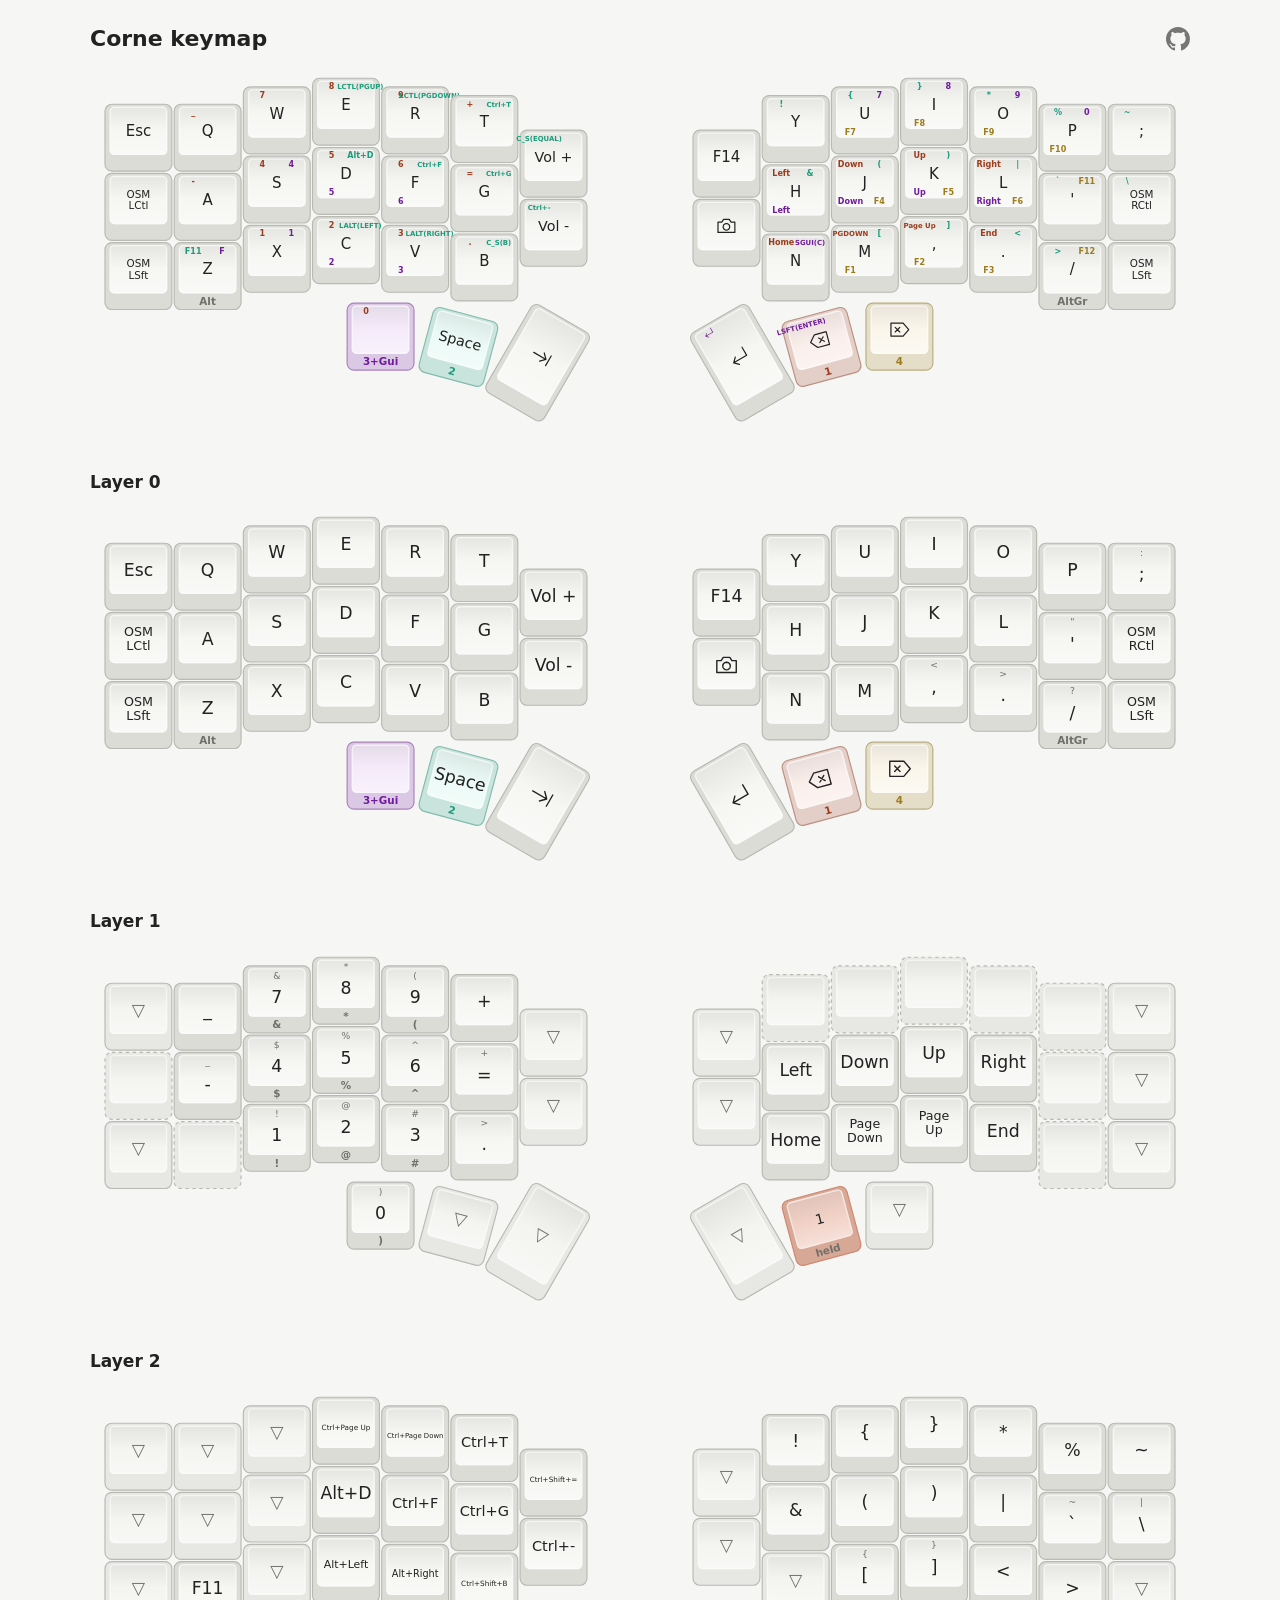
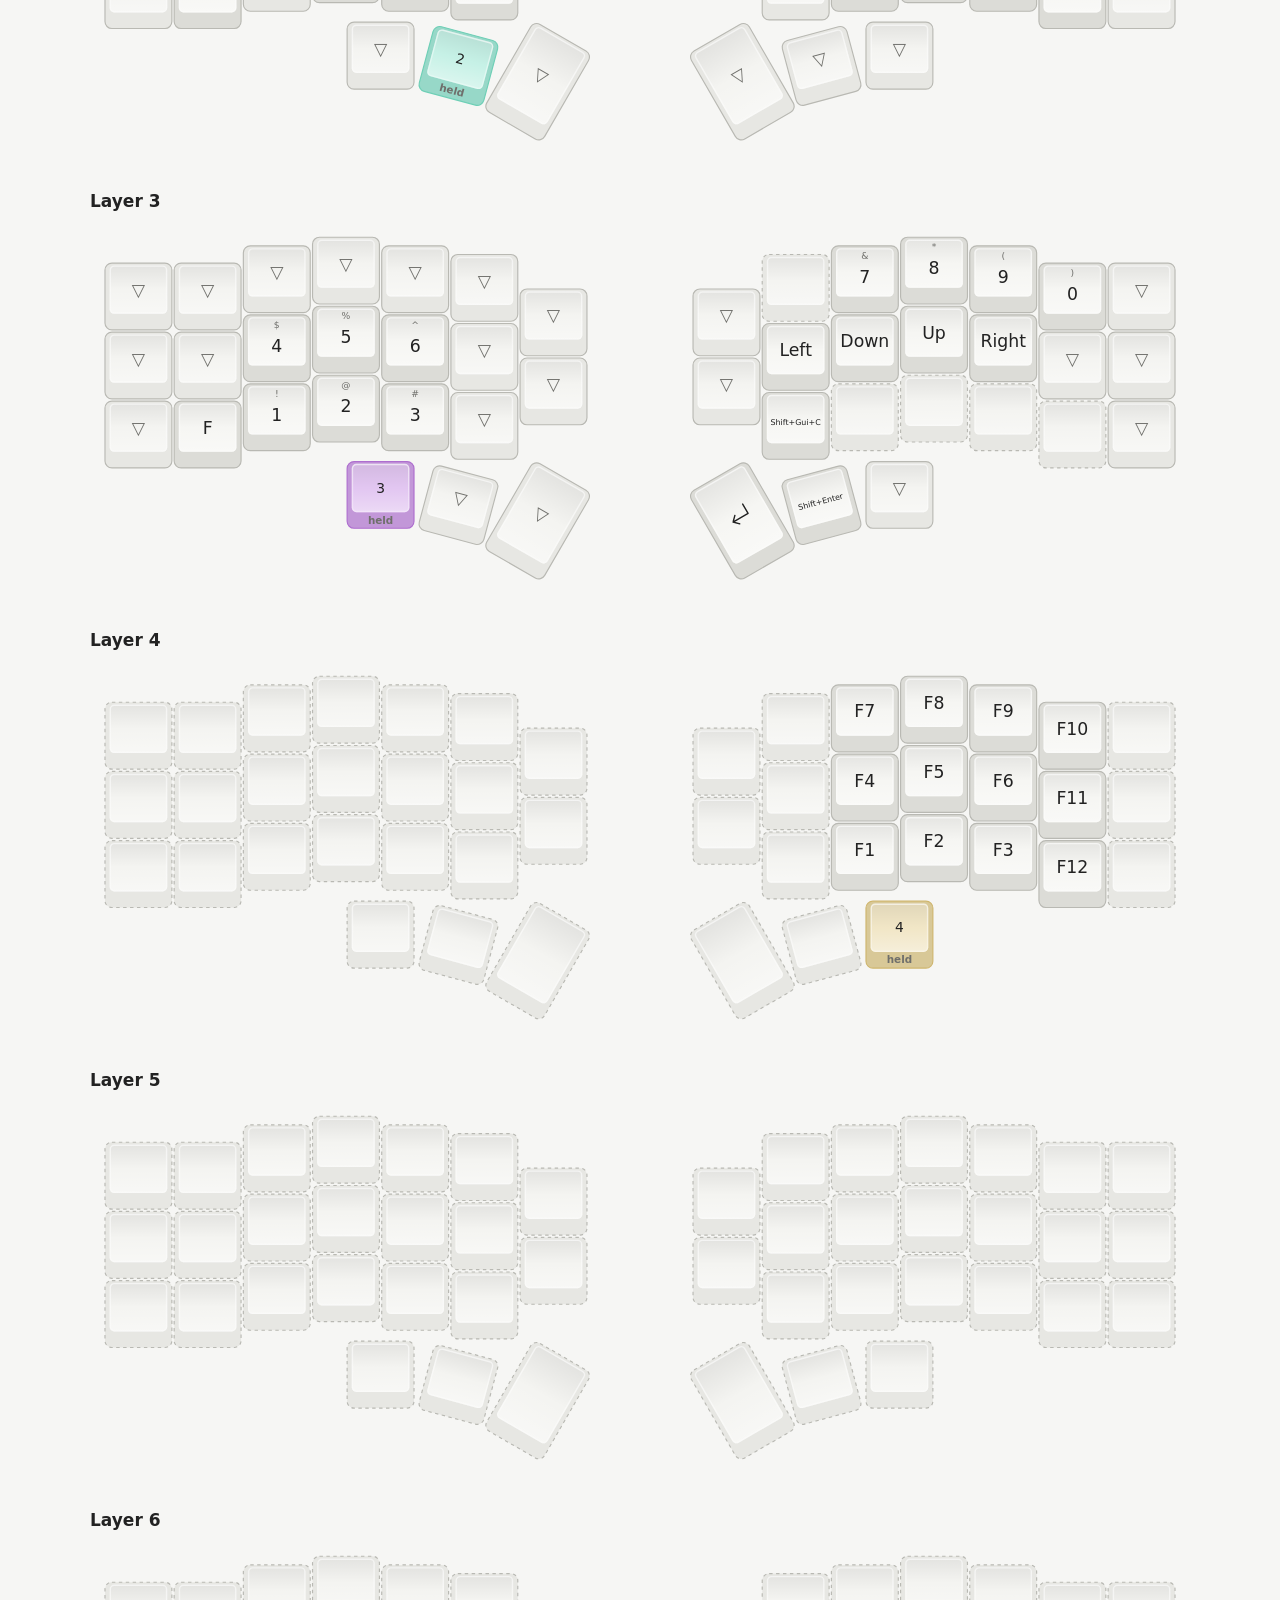
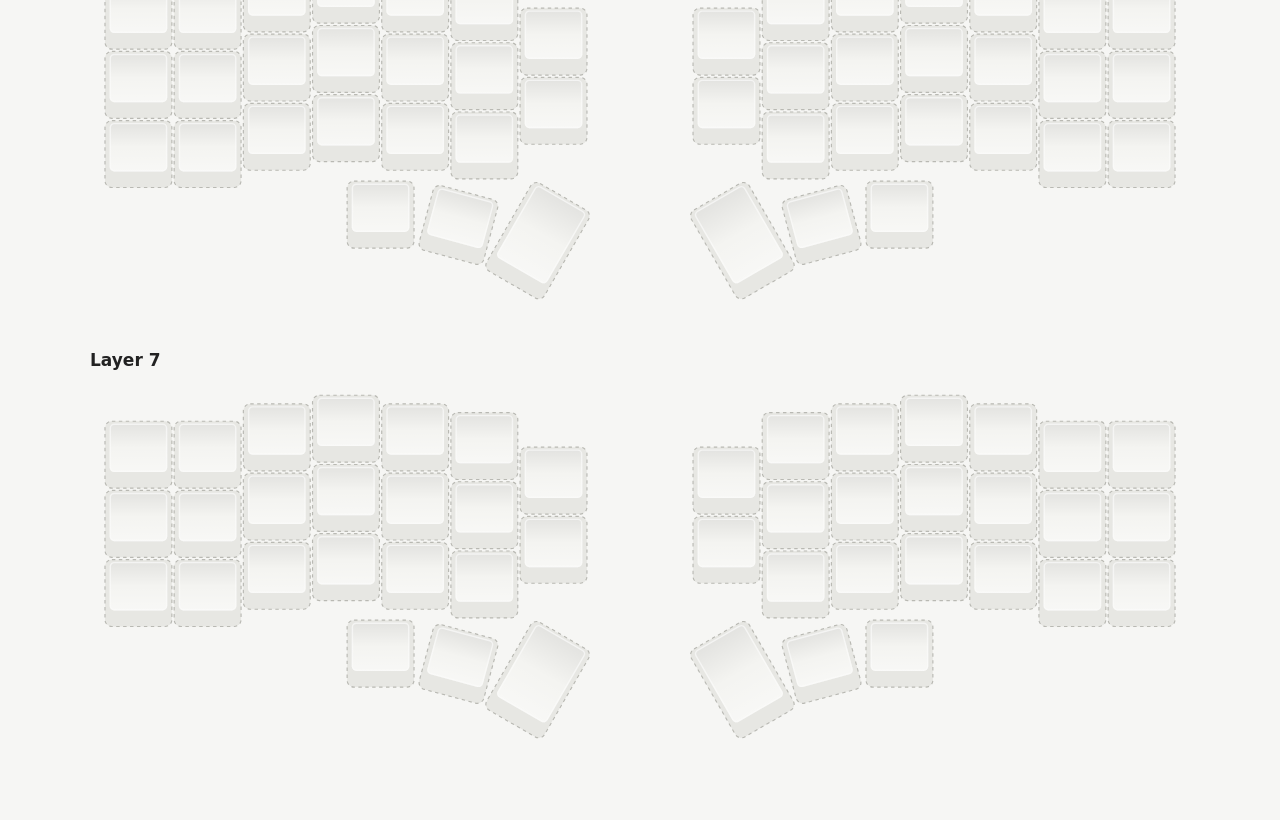
<file: docs/index.html>
<!doctype html>
<html lang="en">
<head>
<meta charset="utf-8">
<meta name="viewport" content="width=device-width, initial-scale=1">
<title>Corne keymap</title>
<style>
:root { color-scheme: light dark; }
body { margin: 0; background: #f6f6f4; color: #222; font: 15px/1.4 system-ui, sans-serif; }
@media (prefers-color-scheme: dark) { body { background: #17181a; color: #e8e8e6; } }
main { max-width: 1100px; margin: 0 auto; padding: 24px 16px 64px; }
header { display: flex; justify-content: space-between; align-items: center; margin: 0 0 8px; }
h1 { font-size: 22px; margin: 0; } h2 { font-size: 17px; margin: 32px 0 8px; }
img { width: 100%; height: auto; display: block; }
.gh { color: inherit; opacity: .6; display: block; line-height: 0; } .gh:hover { opacity: 1; }
</style>
</head>
<body>
<main>
<header><h1>Corne keymap</h1><a class="gh" href="https://github.com/czak/corne" aria-label="GitHub" title="GitHub"><svg viewBox="0 0 16 16" width="24" height="24" aria-hidden="true"><path fill="currentColor" d="M8 0C3.58 0 0 3.58 0 8c0 3.54 2.29 6.53 5.47 7.59.4.07.55-.17.55-.38 0-.19-.01-.82-.01-1.49-2.01.37-2.53-.49-2.69-.94-.09-.23-.48-.94-.82-1.13-.28-.15-.68-.52-.01-.53.63-.01 1.08.58 1.23.82.72 1.21 1.87.87 2.33.66.07-.52.28-.87.51-1.07-1.78-.2-3.64-.89-3.64-3.95 0-.87.31-1.59.82-2.15-.08-.2-.36-1.02.08-2.12 0 0 .67-.21 2.2.82.64-.18 1.32-.27 2-.27.68 0 1.36.09 2 .27 1.53-1.04 2.2-.82 2.2-.82.44 1.1.16 1.92.08 2.12.51.56.82 1.27.82 2.15 0 3.07-1.87 3.75-3.65 3.95.29.25.54.73.54 1.48 0 1.07-.01 1.93-.01 2.2 0 .21.15.46.55.38A8.013 8.013 0 0016 8c0-4.42-3.58-8-8-8z"/></svg></a></header>
<img src="combined.svg" alt="All layers">
<h2>Layer 0</h2>
<img src="layer0.svg" alt="Layer 0">
<h2>Layer 1</h2>
<img src="layer1.svg" alt="Layer 1">
<h2>Layer 2</h2>
<img src="layer2.svg" alt="Layer 2">
<h2>Layer 3</h2>
<img src="layer3.svg" alt="Layer 3">
<h2>Layer 4</h2>
<img src="layer4.svg" alt="Layer 4">
<h2>Layer 5</h2>
<img src="layer5.svg" alt="Layer 5">
<h2>Layer 6</h2>
<img src="layer6.svg" alt="Layer 6">
<h2>Layer 7</h2>
<img src="layer7.svg" alt="Layer 7">
</main>
</body>
</html>
</file>
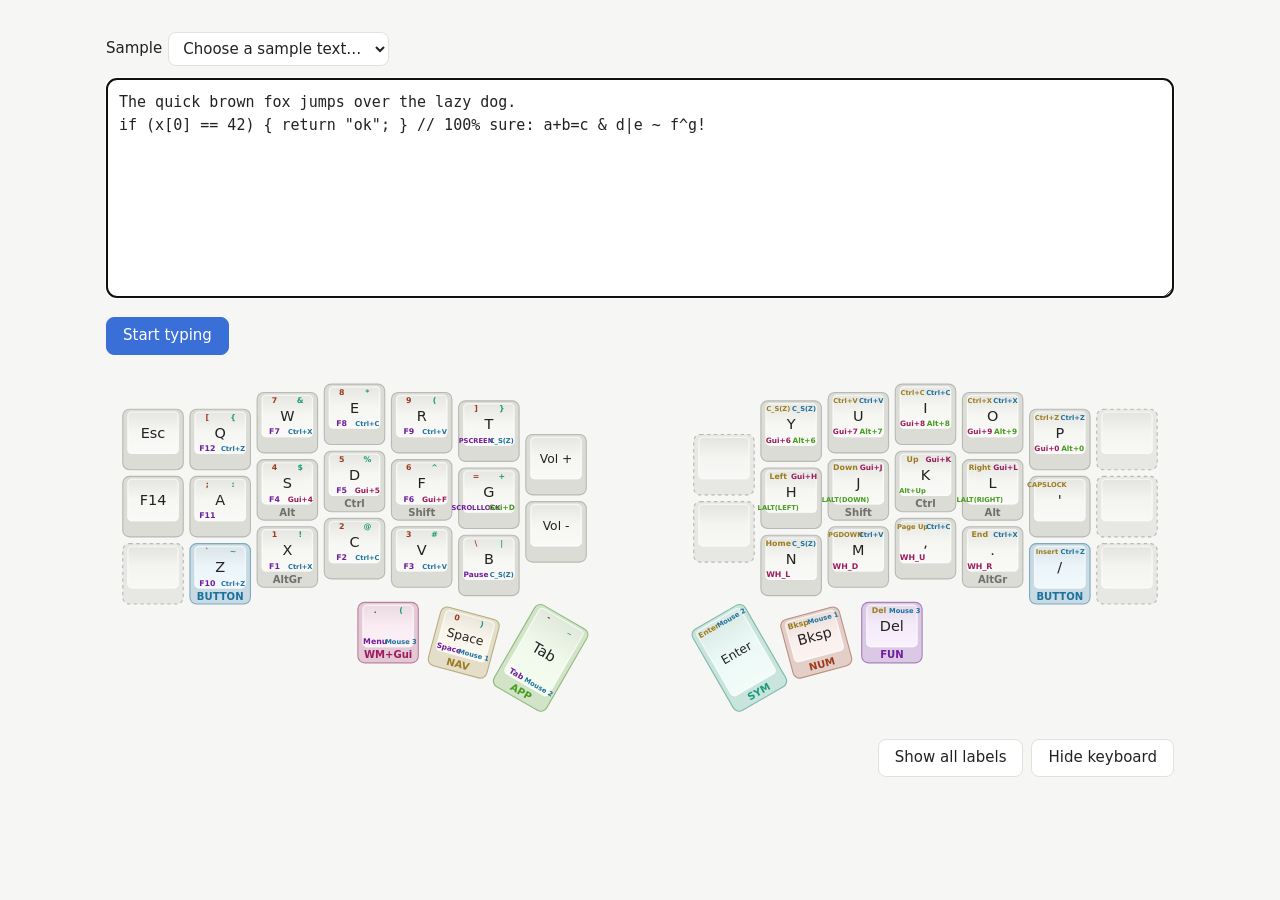
<file: tutor/index.html>
<!doctype html>
<html lang="en">
<head>
<meta charset="utf-8">
<meta name="viewport" content="width=device-width, initial-scale=1">
<title>Corne typing tutor</title>
<link rel="stylesheet" href="tutor.css">
</head>
<body>
<main>

<section id="setup">
  <div class="row"><label>Sample <select id="sample"><option value="">Choose a sample text…</option></select></label></div>
  <textarea id="src" spellcheck="false" placeholder="Paste some text here…"></textarea>
  <div class="row"><button class="primary" id="start">Start typing</button>
    <span id="warn"></span></div>
</section>

<section id="play" class="hidden">
  <div class="stats">
    <div class="stat"><b id="s-wpm">0</b><span>wpm</span></div>
    <div class="stat"><b id="s-acc">100</b><span>% accuracy</span></div>
    <div class="stat"><b id="s-err">0</b><span>mistakes</span></div>
    <div class="stat"><b id="s-pos">0</b><span id="s-len">/ 0</span></div>
  </div>
  <div class="bar"><i id="bar"></i></div>
  <div class="stage mono"><div class="strip" id="strip"></div></div>
  <div class="hint" id="hint"></div>
</section>

<section id="done" class="hidden">
  <div class="result">
    <div class="big" id="r-wpm"></div>
    <div class="muted" id="r-line"></div>
    <p class="missed" id="r-missed"></p>
    <div class="row" style="justify-content:center">
      <button class="primary" id="again">Again</button><button id="new">New text</button></div>
  </div>
</section>

<div class="kbd" id="kbdwrap">
</div>
<div class="toolbar"><button id="toggle-focus">Show all labels</button><button id="toggle-kbd">Hide keyboard</button></div>
</main>

<script src="keymap.js"></script>
<script src="samples.js"></script>
<script src="tutor.js"></script>
</body>
</html>
</file>
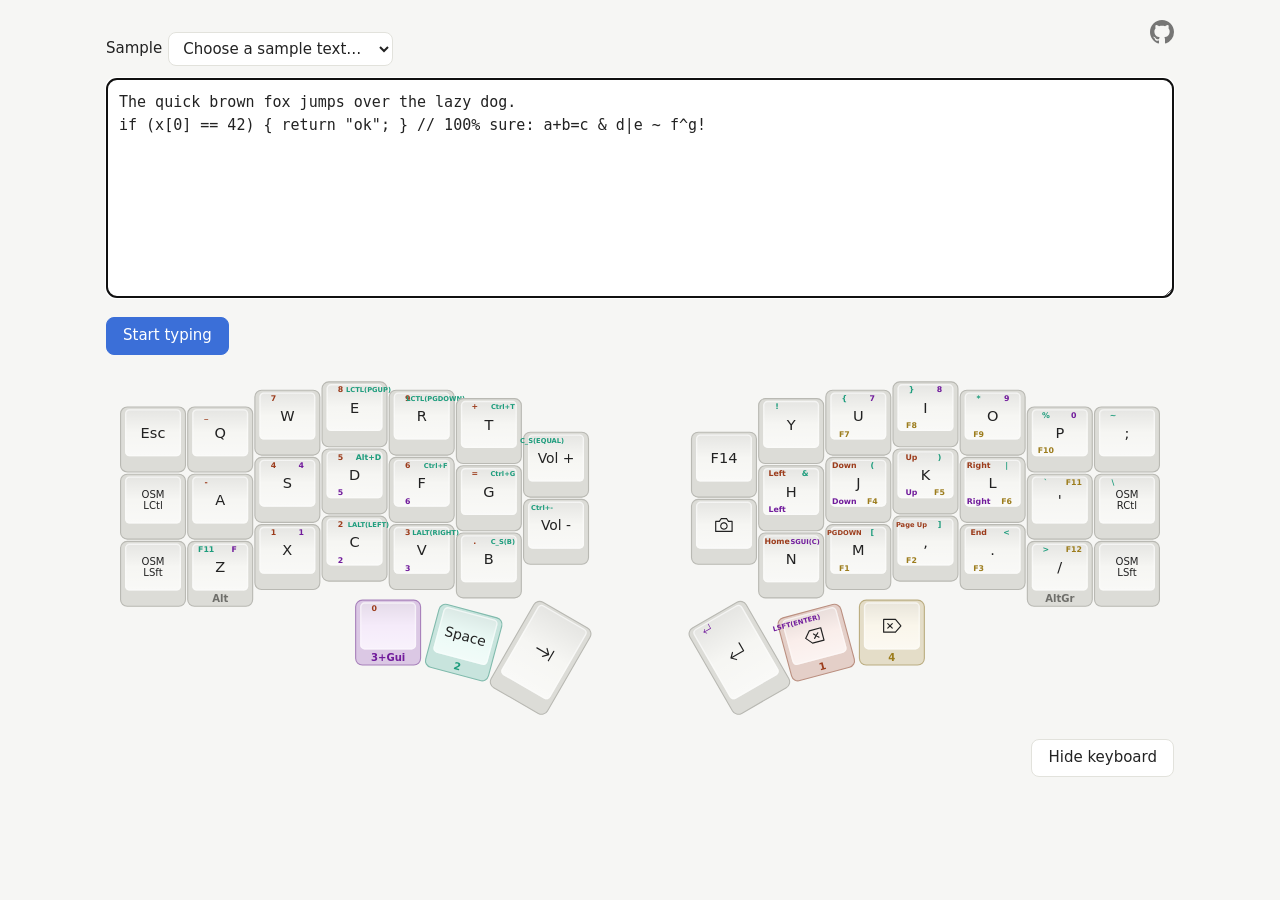
<file: docs/tutor/index.html>
<!doctype html>
<html lang="en">
<head>
<meta charset="utf-8">
<meta name="viewport" content="width=device-width, initial-scale=1">
<title>Corne typing tutor</title>
<link rel="stylesheet" href="tutor.css">
</head>
<body>
<main>
<a class="gh" href="https://github.com/czak/corne" aria-label="GitHub" title="GitHub"><svg viewBox="0 0 16 16" width="24" height="24" aria-hidden="true"><path fill="currentColor" d="M8 0C3.58 0 0 3.58 0 8c0 3.54 2.29 6.53 5.47 7.59.4.07.55-.17.55-.38 0-.19-.01-.82-.01-1.49-2.01.37-2.53-.49-2.69-.94-.09-.23-.48-.94-.82-1.13-.28-.15-.68-.52-.01-.53.63-.01 1.08.58 1.23.82.72 1.21 1.87.87 2.33.66.07-.52.28-.87.51-1.07-1.78-.2-3.64-.89-3.64-3.95 0-.87.31-1.59.82-2.15-.08-.2-.36-1.02.08-2.12 0 0 .67-.21 2.2.82.64-.18 1.32-.27 2-.27.68 0 1.36.09 2 .27 1.53-1.04 2.2-.82 2.2-.82.44 1.1.16 1.92.08 2.12.51.56.82 1.27.82 2.15 0 3.07-1.87 3.75-3.65 3.95.29.25.54.73.54 1.48 0 1.07-.01 1.93-.01 2.2 0 .21.15.46.55.38A8.013 8.013 0 0016 8c0-4.42-3.58-8-8-8z"/></svg></a>

<section id="setup">
  <div class="row"><label>Sample <select id="sample"><option value="">Choose a sample text…</option></select></label></div>
  <textarea id="src" spellcheck="false" placeholder="Paste some text here…"></textarea>
  <div class="row"><button class="primary" id="start" title="Ctrl+Enter">Start typing</button>
    <span id="warn"></span></div>
</section>

<section id="play" class="hidden">
  <div class="stats">
    <div class="stat"><b id="s-wpm">0</b><span>wpm</span></div>
    <div class="stat"><b id="s-acc">100</b><span>% accuracy</span></div>
    <div class="stat"><b id="s-err">0</b><span>mistakes</span></div>
    <div class="stat"><b id="s-pos">0</b><span id="s-len">/ 0</span></div>
  </div>
  <div class="bar"><i id="bar"></i></div>
  <div class="stage mono" id="stage"><div class="strip" id="strip"></div></div>
  <div class="hint" id="hint"></div>
</section>

<section id="done" class="hidden">
  <div class="result">
    <div class="big" id="r-wpm"></div>
    <div class="muted" id="r-line"></div>
    <p class="missed" id="r-missed"></p>
    <div class="row" style="justify-content:center">
      <button class="primary" id="again">Again</button><button id="new">New text</button></div>
  </div>
</section>

<div class="kbd" id="kbdwrap">
</div>
<div class="toolbar"><button id="stop" class="hidden">Stop</button><button id="toggle-kbd">Hide keyboard</button></div>
</main>

<script src="keymap.js"></script>
<script src="samples.js"></script>
<script src="tutor.js"></script>
</body>
</html>
</file>
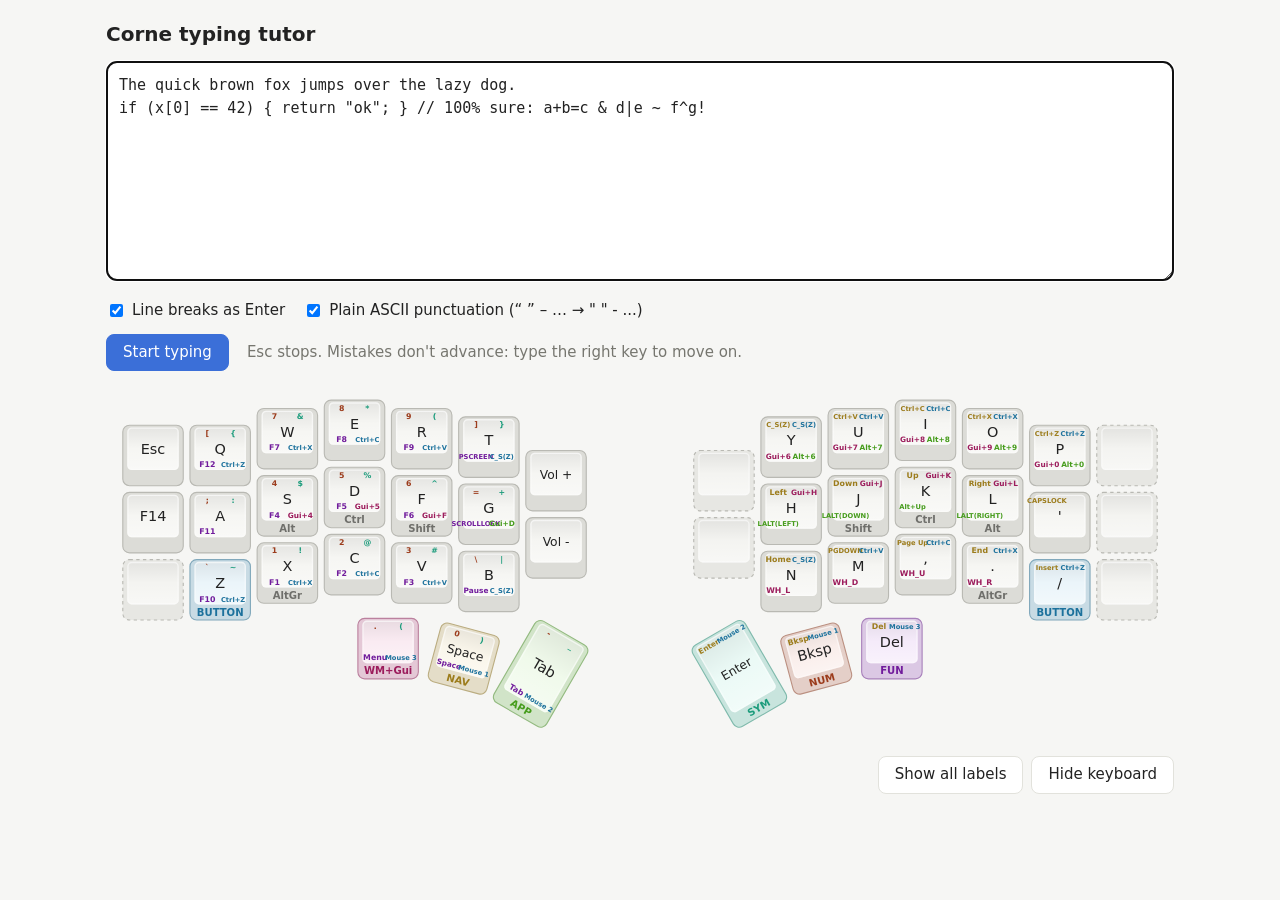
<file: docs/typing.html>
<!doctype html>
<html lang="en">
<head>
<meta charset="utf-8">
<meta name="viewport" content="width=device-width, initial-scale=1">
<title>Corne typing tutor</title>
<style>
:root { color-scheme: light dark;
  --pg-bg:#f6f6f4; --pg-fg:#222; --pg-muted:#76766f; --pg-faint:#b4b4ad; --pg-panel:#fff; --pg-line:#e2e2dc;
  --pg-ok:#2f8f4e; --pg-bad:#d2392f; --pg-bad-bg:#fbe3e0; --pg-cur-bg:#fff4c9; --pg-accent:#3b6fd8;
  --hl-tap-cap:#ffd23f; --hl-tap-skirt:#e6a900; --hl-tap-edge:#9c7200;
  --hl-hold-cap:#9cc3ff; --hl-hold-skirt:#5b8fe0; --hl-hold-edge:#2f5fae;
  --hl-bad-cap:#ff9d93; --hl-bad-skirt:#e0574b; --hl-bad-edge:#a12a20; }
@media (prefers-color-scheme: dark) { :root {
  --pg-bg:#17181a; --pg-fg:#e8e8e6; --pg-muted:#9a9a96; --pg-faint:#55575b; --pg-panel:#202226; --pg-line:#303236;
  --pg-ok:#6fcf8b; --pg-bad:#ff7a6e; --pg-bad-bg:#4a2422; --pg-cur-bg:#4a4020; --pg-accent:#7aa2ff;
  --hl-tap-cap:#c79a12; --hl-tap-skirt:#8a6a06; --hl-tap-edge:#3f3002;
  --hl-hold-cap:#3d6bb8; --hl-hold-skirt:#284b85; --hl-hold-edge:#10203d;
  --hl-bad-cap:#b8433a; --hl-bad-skirt:#7d2620; --hl-bad-edge:#3b100d; } }
* { box-sizing: border-box; }
body { margin: 0; background: var(--pg-bg); color: var(--pg-fg); font: 15px/1.45 system-ui, sans-serif; }
main { max-width: 1100px; margin: 0 auto; padding: 20px 16px 48px; }
h1 { font-size: 20px; margin: 0 0 12px; }
button { font: inherit; padding: 7px 16px; border-radius: 8px; border: 1px solid var(--pg-line);
  background: var(--pg-panel); color: var(--pg-fg); cursor: pointer; }
button.primary { background: var(--pg-accent); border-color: var(--pg-accent); color: #fff; }
button:focus-visible { outline: 2px solid var(--pg-accent); outline-offset: 2px; }
.mono { font-family: ui-monospace, "JetBrains Mono", Menlo, Consolas, monospace; }
.hidden { display: none !important; }
.muted { color: var(--pg-muted); }

/* setup */
textarea { width: 100%; min-height: 220px; padding: 12px; border-radius: 10px; border: 1px solid var(--pg-line);
  background: var(--pg-panel); color: var(--pg-fg); font: 15px/1.5 ui-monospace, Menlo, Consolas, monospace; resize: vertical; }
.row { display: flex; flex-wrap: wrap; gap: 10px 18px; align-items: center; margin: 12px 0; }
label { display: inline-flex; gap: 6px; align-items: center; }
#warn { color: var(--pg-bad); }

/* practice */
.stats { display: flex; gap: 22px; flex-wrap: wrap; align-items: baseline; }
.stat b { font-size: 22px; font-variant-numeric: tabular-nums; } .stat span { color: var(--pg-muted); margin-left: 4px; }
.bar { height: 4px; background: var(--pg-line); border-radius: 2px; margin: 10px 0 0; overflow: hidden; }
.bar i { display: block; height: 100%; width: 0; background: var(--pg-accent); transition: width .15s; }
.stage { display: flex; justify-content: center; align-items: center; height: 170px; overflow: hidden; margin-top: 8px;
  white-space: pre; user-select: none; }
.strip { display: flex; align-items: center; font-size: 30px; }
.strip .past { flex: 1 1 0; display: flex; justify-content: flex-end; overflow: hidden; color: var(--pg-ok); min-width: 0; }
.strip .next { flex: 1 1 0; display: flex; overflow: hidden; color: var(--pg-muted); min-width: 0; }
.strip .err { color: var(--pg-bad); text-decoration: underline; }
.strip .ws { color: var(--pg-faint); }
.strip .skip { color: var(--pg-faint); text-decoration: line-through; }
.cur { flex: none; min-width: 1.1em; padding: 0 .12em; margin: 0 .2em; font-size: 108px; line-height: 150px; text-align: center;
  background: var(--pg-cur-bg); border-radius: 14px; }
.cur.ws { color: var(--pg-muted); }
.cur.shake { animation: shake .22s; background: var(--pg-bad-bg); }
@keyframes shake { 25% { transform: translateX(-6px); } 75% { transform: translateX(6px); } }
.hint { min-height: 30px; text-align: center; font-size: 15px; }
.chip { display: inline-block; padding: 2px 10px; margin: 0 3px; border-radius: 999px; font-weight: 600; }
.chip.hold { background: var(--hl-hold-cap); color: #0d1f3f; }
.chip.tap { background: var(--hl-tap-cap); color: #3a2a00; }
@media (prefers-color-scheme: dark) { .chip.hold, .chip.tap { color: #fff; } }
.kbd { margin-top: 10px; }
.kbd svg { width: 100%; height: auto; display: block; }
.toolbar { display: flex; gap: 8px; justify-content: flex-end; flex-wrap: wrap; margin-top: 8px; }

/* highlights on the embedded keymap (id selector outranks the per-layer key colors) */
#kbd .key.hl-hold { --k-cap: var(--hl-hold-cap); --k-skirt: var(--hl-hold-skirt); --k-edge: var(--hl-hold-edge); --k-dash: none; }
#kbd .key.hl-tap { --k-cap: var(--hl-tap-cap); --k-skirt: var(--hl-tap-skirt); --k-edge: var(--hl-tap-edge); --k-dash: none; }
#kbd .key.hl-bad { --k-cap: var(--hl-bad-cap); --k-skirt: var(--hl-bad-skirt); --k-edge: var(--hl-bad-edge); }
#kbd .key.hl-tap .skirt, #kbd .key.hl-hold .skirt { stroke-width: 2; }
#kbd .key.hl-tap { animation: pulse 1s ease-in-out infinite; transform-box: fill-box; }
@keyframes pulse { 50% { opacity: .72; } }
/* focus mode: only the labels of the layer the current character needs */
#kbd .lay { display: none; fill: var(--fg); font-weight: 600; }
#kbd.focus .sub { display: none; }
#kbd.focus:not(.on-l0) .tap, #kbd.focus:not(.on-l0) .hold { display: none; }
#kbd.focus.on-l1 .lay.l1, #kbd.focus.on-l1 .hold.l1 { display: inline; }
#kbd.focus.on-l2 .lay.l2, #kbd.focus.on-l2 .hold.l2 { display: inline; }
#kbd.focus.on-l3 .lay.l3, #kbd.focus.on-l3 .hold.l3 { display: inline; }
#kbd.focus.on-l4 .lay.l4, #kbd.focus.on-l4 .hold.l4 { display: inline; }
#kbd.focus.on-l5 .lay.l5, #kbd.focus.on-l5 .hold.l5 { display: inline; }
#kbd.focus.on-l6 .lay.l6, #kbd.focus.on-l6 .hold.l6 { display: inline; }
#kbd.focus.on-l7 .lay.l7, #kbd.focus.on-l7 .hold.l7 { display: inline; }
#kbd.focus .key.off:not(.hl-tap):not(.hl-hold):not(.hl-bad) { opacity: .3; }

/* results */
.result { text-align: center; padding: 30px 0 10px; }
.result .big { font-size: 46px; font-weight: 700; font-variant-numeric: tabular-nums; }
.missed span { display: inline-block; margin: 3px; padding: 2px 8px; border-radius: 6px; background: var(--pg-bad-bg); }
@media (max-width: 640px) { .cur { font-size: 72px; line-height: 104px; } .stage { height: 120px; } .strip { font-size: 20px; } }
</style>
</head>
<body>
<main>
<h1>Corne typing tutor</h1>

<section id="setup">
  <textarea id="src" spellcheck="false" placeholder="Paste some text here…"></textarea>
  <div class="row">
    <label><input type="checkbox" id="opt-newlines" checked> Line breaks as Enter</label>
    <label><input type="checkbox" id="opt-typo" checked> Plain ASCII punctuation (“ ” – … → " " - ...)</label>
    <span id="warn"></span>
  </div>
  <div class="row"><button class="primary" id="start">Start typing</button>
    <span class="muted">Esc stops. Mistakes don't advance: type the right key to move on.</span></div>
</section>

<section id="play" class="hidden">
  <div class="stats">
    <div class="stat"><b id="s-wpm">0</b><span>wpm</span></div>
    <div class="stat"><b id="s-acc">100</b><span>% accuracy</span></div>
    <div class="stat"><b id="s-err">0</b><span>mistakes</span></div>
    <div class="stat"><b id="s-pos">0</b><span id="s-len">/ 0</span></div>
  </div>
  <div class="bar"><i id="bar"></i></div>
  <div class="stage mono"><div class="strip" id="strip"></div></div>
  <div class="hint" id="hint"></div>
</section>

<section id="done" class="hidden">
  <div class="result">
    <div class="big" id="r-wpm"></div>
    <div class="muted" id="r-line"></div>
    <p class="missed" id="r-missed"></p>
    <div class="row" style="justify-content:center">
      <button class="primary" id="again">Again</button><button id="new">New text</button></div>
  </div>
</section>

<div class="kbd" id="kbdwrap">
<svg xmlns="http://www.w3.org/2000/svg" role="img" width="954" height="326" viewBox="18 48 954 325.5">
<title>All layers</title>
<style>
:root { --fg:#222; --muted:#6f6f6b; --cap:#f6f6f3; --skirt:#dcdcd7; --edge:#b9b9b3;
        --none-cap:#f4f4f1; --none-skirt:#e7e7e3; --mod-cap:#f1f0ec; --mod-skirt:#d4d3cd;
        --S:70%; --Lt:36%; --capS:60%; --capL:95%; --skirtL:84%; --edgeL:62%; --heldCapL:86%; --heldSkirtL:72%;
        --dish-shade:0.07; --dish-light:0.35; --rim-top:0.6; --rim-bottom:0.3; }
@media (prefers-color-scheme: dark) {
  :root { --fg:#ececea; --muted:#9a9a98; --cap:#3a3d42; --skirt:#25272b; --edge:#17181a;
          --none-cap:#24262a; --none-skirt:#1c1d20; --mod-cap:#34363b; --mod-skirt:#222327;
          --S:55%; --Lt:74%; --capS:32%; --capL:30%; --skirtL:19%; --edgeL:12%; --heldCapL:40%; --heldSkirtL:27%;
          --dish-shade:0.25; --dish-light:0.05; --rim-top:0.06; --rim-bottom:0.025; } }
text { font-family: system-ui, sans-serif; }
.key { --k-cap: var(--cap); --k-skirt: var(--skirt); --k-edge: var(--edge); --k-dash: none; }
.skirt { fill: var(--k-skirt); stroke: var(--k-edge); stroke-width: 1; stroke-dasharray: var(--k-dash); }
.cap { fill: var(--k-cap); }
.dish { fill: url(#dish); }
.rim { fill: none; stroke: url(#rim); }
.dish-shade { stop-color: #000; stop-opacity: var(--dish-shade); }
.dish-light { stop-color: #fff; stop-opacity: var(--dish-light); }
.dish-clear { stop-opacity: 0; }
.rim-top { stop-color: #fff; stop-opacity: var(--rim-top); }
.rim-bottom { stop-color: #fff; stop-opacity: var(--rim-bottom); }
.key.none { --k-cap: var(--none-cap); --k-skirt: var(--none-skirt); --k-dash: 3 3; }
.key.trns { --k-cap: var(--none-cap); --k-skirt: var(--none-skirt); }
.key.mod { --k-cap: var(--mod-cap); --k-skirt: var(--mod-skirt); }
.key text { text-anchor: middle; fill: var(--fg); }
.key .shifted, .key.trns text { fill: var(--muted); }
.key .hold { font-weight: 600; fill: var(--muted); }
.key .sub { font-weight: 600; }
.key.lt.l0 { --k-cap: hsl(220 var(--capS) var(--capL)); --k-skirt: hsl(220 35% var(--skirtL)); --k-edge: hsl(220 30% var(--edgeL)); }
.key.held.l0 { --k-cap: hsl(220 var(--capS) var(--heldCapL)); --k-skirt: hsl(220 45% var(--heldSkirtL)); --k-edge: hsl(220 50% var(--edgeL)); }
.key text.l0 { fill: hsl(220 var(--S) var(--Lt)); }
.key.lt.l1 { --k-cap: hsl(15 var(--capS) var(--capL)); --k-skirt: hsl(15 35% var(--skirtL)); --k-edge: hsl(15 30% var(--edgeL)); }
.key.held.l1 { --k-cap: hsl(15 var(--capS) var(--heldCapL)); --k-skirt: hsl(15 45% var(--heldSkirtL)); --k-edge: hsl(15 50% var(--edgeL)); }
.key text.l1 { fill: hsl(15 var(--S) var(--Lt)); }
.key.lt.l2 { --k-cap: hsl(165 var(--capS) var(--capL)); --k-skirt: hsl(165 35% var(--skirtL)); --k-edge: hsl(165 30% var(--edgeL)); }
.key.held.l2 { --k-cap: hsl(165 var(--capS) var(--heldCapL)); --k-skirt: hsl(165 45% var(--heldSkirtL)); --k-edge: hsl(165 50% var(--edgeL)); }
.key text.l2 { fill: hsl(165 var(--S) var(--Lt)); }
.key.lt.l3 { --k-cap: hsl(280 var(--capS) var(--capL)); --k-skirt: hsl(280 35% var(--skirtL)); --k-edge: hsl(280 30% var(--edgeL)); }
.key.held.l3 { --k-cap: hsl(280 var(--capS) var(--heldCapL)); --k-skirt: hsl(280 45% var(--heldSkirtL)); --k-edge: hsl(280 50% var(--edgeL)); }
.key text.l3 { fill: hsl(280 var(--S) var(--Lt)); }
.key.lt.l4 { --k-cap: hsl(45 var(--capS) var(--capL)); --k-skirt: hsl(45 35% var(--skirtL)); --k-edge: hsl(45 30% var(--edgeL)); }
.key.held.l4 { --k-cap: hsl(45 var(--capS) var(--heldCapL)); --k-skirt: hsl(45 45% var(--heldSkirtL)); --k-edge: hsl(45 50% var(--edgeL)); }
.key text.l4 { fill: hsl(45 var(--S) var(--Lt)); }
.key.lt.l5 { --k-cap: hsl(200 var(--capS) var(--capL)); --k-skirt: hsl(200 35% var(--skirtL)); --k-edge: hsl(200 30% var(--edgeL)); }
.key.held.l5 { --k-cap: hsl(200 var(--capS) var(--heldCapL)); --k-skirt: hsl(200 45% var(--heldSkirtL)); --k-edge: hsl(200 50% var(--edgeL)); }
.key text.l5 { fill: hsl(200 var(--S) var(--Lt)); }
.key.lt.l6 { --k-cap: hsl(330 var(--capS) var(--capL)); --k-skirt: hsl(330 35% var(--skirtL)); --k-edge: hsl(330 30% var(--edgeL)); }
.key.held.l6 { --k-cap: hsl(330 var(--capS) var(--heldCapL)); --k-skirt: hsl(330 45% var(--heldSkirtL)); --k-edge: hsl(330 50% var(--edgeL)); }
.key text.l6 { fill: hsl(330 var(--S) var(--Lt)); }
.key.lt.l7 { --k-cap: hsl(100 var(--capS) var(--capL)); --k-skirt: hsl(100 35% var(--skirtL)); --k-edge: hsl(100 30% var(--edgeL)); }
.key.held.l7 { --k-cap: hsl(100 var(--capS) var(--heldCapL)); --k-skirt: hsl(100 45% var(--heldSkirtL)); --k-edge: hsl(100 50% var(--edgeL)); }
.key text.l7 { fill: hsl(100 var(--S) var(--Lt)); }
</style>
<defs>
  <linearGradient id="dish" x1="0" y1="0" x2="0" y2="1">
    <stop offset="0" class="dish-shade"/>
    <stop offset="0.5" class="dish-shade dish-clear"/>
    <stop offset="0.5" class="dish-light dish-clear"/>
    <stop offset="1" class="dish-light"/>
  </linearGradient>
  <linearGradient id="rim" x1="0" y1="0" x2="0" y2="1">
    <stop offset="0" class="rim-top"/>
    <stop offset="1" class="rim-bottom"/>
  </linearGradient>
  <g id="key-54x54">
    <rect class="skirt" width="54" height="54" rx="6"/>
    <rect class="cap" x="4" y="2" width="46" height="38" rx="4"/>
    <rect class="dish" x="4" y="2" width="46" height="38" rx="4"/>
    <rect class="rim" x="4.6" y="2.6" width="44.8" height="36.8" rx="3.4" stroke-width="1.2"/>
  </g>
  <g id="key-54x84">
    <rect class="skirt" width="54" height="84" rx="6"/>
    <rect class="cap" x="4" y="2" width="46" height="68" rx="4"/>
    <rect class="dish" x="4" y="2" width="46" height="68" rx="4"/>
    <rect class="rim" x="4.6" y="2.6" width="44.8" height="66.8" rx="3.4" stroke-width="1.2"/>
  </g>
</defs>
<g class="key key" data-pos="0,0" transform="translate(33 85.5)">
  <use href="#key-54x54"/>
  <text x="27" y="25.5" class="tap" font-size="12.9">Esc</text>
</g>
<g class="key key" data-pos="0,1" transform="translate(93 85.5)">
  <use href="#key-54x54"/>
  <text x="27" y="25.5" class="tap" font-size="12.9">Q</text>
  <text x="15.5" y="9.5" class="sub l1" font-size="7">[</text>
  <text x="38.5" y="9.5" class="sub l2" font-size="7">{</text>
  <text x="15.5" y="37.5" class="sub l3" font-size="7">F12</text>
  <text x="38.5" y="37.5" class="sub l5" font-size="6">Ctrl+Z</text>
  <text x="27" y="26.2" class="lay l1" font-size="15">[</text>
  <text x="27" y="26.2" class="lay l2" font-size="15">{</text>
  <text x="27" y="26.2" class="lay l3" font-size="15">F12</text>
  <text x="27" y="26.2" class="lay l5" font-size="11.5">Ctrl+Z</text>
  <text x="27" y="26.2" class="lay l6" font-size="13.8">Gui+Q</text>
</g>
<g class="key key" data-pos="0,2" transform="translate(153 70.5)">
  <use href="#key-54x54"/>
  <text x="27" y="25.5" class="tap" font-size="12.9">W</text>
  <text x="15.5" y="9.5" class="sub l1" font-size="7">7</text>
  <text x="38.5" y="9.5" class="sub l2" font-size="7">&amp;</text>
  <text x="15.5" y="37.5" class="sub l3" font-size="7">F7</text>
  <text x="38.5" y="37.5" class="sub l5" font-size="6">Ctrl+X</text>
  <text x="27" y="26.2" class="lay l1" font-size="15">7</text>
  <text x="27" y="26.2" class="lay l2" font-size="15">&amp;</text>
  <text x="27" y="26.2" class="lay l3" font-size="15">F7</text>
  <text x="27" y="26.2" class="lay l5" font-size="11.5">Ctrl+X</text>
  <text x="27" y="26.2" class="lay l6" font-size="13.8">Gui+W</text>
</g>
<g class="key key" data-pos="0,3" transform="translate(213 63)">
  <use href="#key-54x54"/>
  <text x="27" y="25.5" class="tap" font-size="12.9">E</text>
  <text x="15.5" y="9.5" class="sub l1" font-size="7">8</text>
  <text x="38.5" y="9.5" class="sub l2" font-size="7">*</text>
  <text x="15.5" y="37.5" class="sub l3" font-size="7">F8</text>
  <text x="38.5" y="37.5" class="sub l5" font-size="6">Ctrl+C</text>
  <text x="27" y="26.2" class="lay l1" font-size="15">8</text>
  <text x="27" y="26.2" class="lay l2" font-size="15">*</text>
  <text x="27" y="26.2" class="lay l3" font-size="15">F8</text>
  <text x="27" y="26.2" class="lay l5" font-size="11.5">Ctrl+C</text>
  <text x="27" y="26.2" class="lay l6" font-size="13.8">Gui+E</text>
  <text x="27" y="26.2" class="lay l7" font-size="13.8">Alt+D</text>
</g>
<g class="key key" data-pos="0,4" transform="translate(273 70.5)">
  <use href="#key-54x54"/>
  <text x="27" y="25.5" class="tap" font-size="12.9">R</text>
  <text x="15.5" y="9.5" class="sub l1" font-size="7">9</text>
  <text x="38.5" y="9.5" class="sub l2" font-size="7">(</text>
  <text x="15.5" y="37.5" class="sub l3" font-size="7">F9</text>
  <text x="38.5" y="37.5" class="sub l5" font-size="6">Ctrl+V</text>
  <text x="27" y="26.2" class="lay l1" font-size="15">9</text>
  <text x="27" y="26.2" class="lay l2" font-size="15">(</text>
  <text x="27" y="26.2" class="lay l3" font-size="15">F9</text>
  <text x="27" y="26.2" class="lay l5" font-size="11.5">Ctrl+V</text>
  <text x="27" y="26.2" class="lay l6" font-size="13.8">Gui+R</text>
  <text x="27" y="26.2" class="lay l7" font-size="6.3">Shift+Alt+D</text>
</g>
<g class="key key" data-pos="0,5" transform="translate(333 78)">
  <use href="#key-54x54"/>
  <text x="27" y="25.5" class="tap" font-size="12.9">T</text>
  <text x="15.5" y="9.5" class="sub l1" font-size="7">]</text>
  <text x="38.5" y="9.5" class="sub l2" font-size="7">}</text>
  <text x="15.5" y="37.5" class="sub l3" font-size="6">PSCREEN</text>
  <text x="38.5" y="37.5" class="sub l5" font-size="6">C_S(Z)</text>
  <text x="27" y="26.2" class="lay l1" font-size="15">]</text>
  <text x="27" y="26.2" class="lay l2" font-size="15">}</text>
  <text x="27" y="19" class="lay l3" font-size="10">Print</text>
  <text x="27" y="30" class="lay l3" font-size="10">Screen</text>
  <text x="27" y="26.2" class="lay l5" font-size="6">Ctrl+Shift+Z</text>
  <text x="27" y="26.2" class="lay l7" font-size="6.3">Shift+Gui+D</text>
</g>
<g class="key key" data-pos="3,0" transform="translate(393 108)">
  <use href="#key-54x54"/>
  <text x="27" y="25.5" class="tap" font-size="11">Vol +</text>
</g>
<g class="key key" data-pos="1,0" transform="translate(33 145.5)">
  <use href="#key-54x54"/>
  <text x="27" y="25.5" class="tap" font-size="12.9">F14</text>
</g>
<g class="key key" data-pos="1,1" transform="translate(93 145.5)">
  <use href="#key-54x54"/>
  <text x="27" y="25.5" class="tap" font-size="12.9">A</text>
  <text x="15.5" y="9.5" class="sub l1" font-size="7">;</text>
  <text x="38.5" y="9.5" class="sub l2" font-size="7">:</text>
  <text x="15.5" y="37.5" class="sub l3" font-size="7">F11</text>
  <text x="27" y="26.2" class="lay l1" font-size="15">;</text>
  <text x="27" y="26.2" class="lay l2" font-size="15">:</text>
  <text x="27" y="26.2" class="lay l3" font-size="15">F11</text>
  <text x="27" y="26.2" class="lay l4" font-size="15">LGui</text>
  <text x="27" y="26.2" class="lay l5" font-size="15">LGui</text>
  <text x="27" y="26.2" class="lay l6" font-size="11.5">LShift</text>
  <text x="27" y="26.2" class="lay l7" font-size="11.5">LShift</text>
</g>
<g class="key key" data-pos="1,2" transform="translate(153 130.5)">
  <use href="#key-54x54"/>
  <text x="27" y="50" class="hold" font-size="9">Alt</text>
  <text x="27" y="25.5" class="tap" font-size="12.9">S</text>
  <text x="15.5" y="9.5" class="sub l1" font-size="7">4</text>
  <text x="38.5" y="9.5" class="sub l2" font-size="7">$</text>
  <text x="15.5" y="37.5" class="sub l3" font-size="7">F4</text>
  <text x="38.5" y="37.5" class="sub l6" font-size="6.6">Gui+4</text>
  <text x="27" y="26.2" class="lay l1" font-size="15">4</text>
  <text x="27" y="26.2" class="lay l2" font-size="15">$</text>
  <text x="27" y="26.2" class="lay l3" font-size="15">F4</text>
  <text x="27" y="26.2" class="lay l4" font-size="15">LAlt</text>
  <text x="27" y="26.2" class="lay l5" font-size="15">LAlt</text>
  <text x="27" y="26.2" class="lay l6" font-size="13.8">Gui+4</text>
  <text x="27" y="26.2" class="lay l7" font-size="13.8">Alt+4</text>
</g>
<g class="key key" data-pos="1,3" transform="translate(213 123)">
  <use href="#key-54x54"/>
  <text x="27" y="50" class="hold" font-size="9">Ctrl</text>
  <text x="27" y="25.5" class="tap" font-size="12.9">D</text>
  <text x="15.5" y="9.5" class="sub l1" font-size="7">5</text>
  <text x="38.5" y="9.5" class="sub l2" font-size="7">%</text>
  <text x="15.5" y="37.5" class="sub l3" font-size="7">F5</text>
  <text x="38.5" y="37.5" class="sub l6" font-size="6.6">Gui+5</text>
  <text x="27" y="26.2" class="lay l1" font-size="15">5</text>
  <text x="27" y="26.2" class="lay l2" font-size="15">%</text>
  <text x="27" y="26.2" class="lay l3" font-size="15">F5</text>
  <text x="27" y="26.2" class="lay l4" font-size="13.8">LCtrl</text>
  <text x="27" y="26.2" class="lay l5" font-size="13.8">LCtrl</text>
  <text x="27" y="26.2" class="lay l6" font-size="13.8">Gui+5</text>
  <text x="27" y="26.2" class="lay l7" font-size="13.8">Alt+5</text>
</g>
<g class="key key" data-pos="1,4" transform="translate(273 130.5)">
  <use href="#key-54x54"/>
  <text x="27" y="50" class="hold" font-size="9">Shift</text>
  <text x="27" y="25.5" class="tap" font-size="12.9">F</text>
  <text x="15.5" y="9.5" class="sub l1" font-size="7">6</text>
  <text x="38.5" y="9.5" class="sub l2" font-size="7">^</text>
  <text x="15.5" y="37.5" class="sub l3" font-size="7">F6</text>
  <text x="38.5" y="37.5" class="sub l6" font-size="6.6">Gui+F</text>
  <text x="27" y="26.2" class="lay l1" font-size="15">6</text>
  <text x="27" y="26.2" class="lay l2" font-size="15">^</text>
  <text x="27" y="26.2" class="lay l3" font-size="15">F6</text>
  <text x="27" y="26.2" class="lay l4" font-size="11.5">LShift</text>
  <text x="27" y="26.2" class="lay l5" font-size="11.5">LShift</text>
  <text x="27" y="26.2" class="lay l6" font-size="13.8">Gui+F</text>
</g>
<g class="key key" data-pos="1,5" transform="translate(333 138)">
  <use href="#key-54x54"/>
  <text x="27" y="25.5" class="tap" font-size="12.9">G</text>
  <text x="15.5" y="9.5" class="sub l1" font-size="7">=</text>
  <text x="38.5" y="9.5" class="sub l2" font-size="7">+</text>
  <text x="15.5" y="37.5" class="sub l3" font-size="6">SCROLLLOCK</text>
  <text x="38.5" y="37.5" class="sub l7" font-size="6.6">Gui+D</text>
  <text x="27" y="26.2" class="lay l1" font-size="15">=</text>
  <text x="27" y="26.2" class="lay l2" font-size="15">+</text>
  <text x="27" y="19" class="lay l3" font-size="10">Scroll</text>
  <text x="27" y="30" class="lay l3" font-size="10">Lock</text>
  <text x="27" y="26.2" class="lay l7" font-size="13.8">Gui+D</text>
</g>
<g class="key key" data-pos="3,1" transform="translate(393 168)">
  <use href="#key-54x54"/>
  <text x="27" y="25.5" class="tap" font-size="11">Vol -</text>
</g>
<g class="key none" data-pos="2,0" transform="translate(33 205.5)">
  <use href="#key-54x54"/>
</g>
<g class="key key lt l5" data-pos="2,1" transform="translate(93 205.5)">
  <use href="#key-54x54"/>
  <text x="27" y="50" class="hold l5" font-size="9">BUTTON</text>
  <text x="27" y="25.5" class="tap" font-size="12.9">Z</text>
  <text x="15.5" y="9.5" class="sub l1" font-size="7">`</text>
  <text x="38.5" y="9.5" class="sub l2" font-size="7">~</text>
  <text x="15.5" y="37.5" class="sub l3" font-size="7">F10</text>
  <text x="38.5" y="37.5" class="sub l5" font-size="6">Ctrl+Z</text>
  <text x="27" y="26.2" class="lay l1" font-size="15">`</text>
  <text x="27" y="26.2" class="lay l2" font-size="15">~</text>
  <text x="27" y="26.2" class="lay l3" font-size="15">F10</text>
  <text x="27" y="26.2" class="lay l5" font-size="11.5">Ctrl+Z</text>
</g>
<g class="key key" data-pos="2,2" transform="translate(153 190.5)">
  <use href="#key-54x54"/>
  <text x="27" y="50" class="hold" font-size="9">AltGr</text>
  <text x="27" y="25.5" class="tap" font-size="12.9">X</text>
  <text x="15.5" y="9.5" class="sub l1" font-size="7">1</text>
  <text x="38.5" y="9.5" class="sub l2" font-size="7">!</text>
  <text x="15.5" y="37.5" class="sub l3" font-size="7">F1</text>
  <text x="38.5" y="37.5" class="sub l5" font-size="6">Ctrl+X</text>
  <text x="27" y="26.2" class="lay l1" font-size="15">1</text>
  <text x="27" y="26.2" class="lay l2" font-size="15">!</text>
  <text x="27" y="26.2" class="lay l3" font-size="15">F1</text>
  <text x="27" y="26.2" class="lay l4" font-size="15">RAlt</text>
  <text x="27" y="26.2" class="lay l5" font-size="11.5">Ctrl+X</text>
  <text x="27" y="26.2" class="lay l6" font-size="13.8">Gui+1</text>
  <text x="27" y="26.2" class="lay l7" font-size="13.8">Alt+1</text>
</g>
<g class="key key" data-pos="2,3" transform="translate(213 183)">
  <use href="#key-54x54"/>
  <text x="27" y="25.5" class="tap" font-size="12.9">C</text>
  <text x="15.5" y="9.5" class="sub l1" font-size="7">2</text>
  <text x="38.5" y="9.5" class="sub l2" font-size="7">@</text>
  <text x="15.5" y="37.5" class="sub l3" font-size="7">F2</text>
  <text x="38.5" y="37.5" class="sub l5" font-size="6">Ctrl+C</text>
  <text x="27" y="26.2" class="lay l1" font-size="15">2</text>
  <text x="27" y="26.2" class="lay l2" font-size="15">@</text>
  <text x="27" y="26.2" class="lay l3" font-size="15">F2</text>
  <text x="27" y="26.2" class="lay l5" font-size="11.5">Ctrl+C</text>
  <text x="27" y="26.2" class="lay l6" font-size="13.8">Gui+2</text>
  <text x="27" y="26.2" class="lay l7" font-size="13.8">Alt+2</text>
</g>
<g class="key key" data-pos="2,4" transform="translate(273 190.5)">
  <use href="#key-54x54"/>
  <text x="27" y="25.5" class="tap" font-size="12.9">V</text>
  <text x="15.5" y="9.5" class="sub l1" font-size="7">3</text>
  <text x="38.5" y="9.5" class="sub l2" font-size="7">#</text>
  <text x="15.5" y="37.5" class="sub l3" font-size="7">F3</text>
  <text x="38.5" y="37.5" class="sub l5" font-size="6">Ctrl+V</text>
  <text x="27" y="26.2" class="lay l1" font-size="15">3</text>
  <text x="27" y="26.2" class="lay l2" font-size="15">#</text>
  <text x="27" y="26.2" class="lay l3" font-size="15">F3</text>
  <text x="27" y="26.2" class="lay l5" font-size="11.5">Ctrl+V</text>
  <text x="27" y="26.2" class="lay l6" font-size="13.8">Gui+3</text>
  <text x="27" y="26.2" class="lay l7" font-size="13.8">Alt+3</text>
</g>
<g class="key key" data-pos="2,5" transform="translate(333 198)">
  <use href="#key-54x54"/>
  <text x="27" y="25.5" class="tap" font-size="12.9">B</text>
  <text x="15.5" y="9.5" class="sub l1" font-size="7">\</text>
  <text x="38.5" y="9.5" class="sub l2" font-size="7">|</text>
  <text x="15.5" y="37.5" class="sub l3" font-size="6.6">Pause</text>
  <text x="38.5" y="37.5" class="sub l5" font-size="6">C_S(Z)</text>
  <text x="27" y="26.2" class="lay l1" font-size="15">\</text>
  <text x="27" y="26.2" class="lay l2" font-size="15">|</text>
  <text x="27" y="26.2" class="lay l3" font-size="13.8">Pause</text>
  <text x="27" y="26.2" class="lay l5" font-size="6">Ctrl+Shift+Z</text>
</g>
<g class="key layer lt l6" data-pos="3,3" transform="translate(243 258)">
  <use href="#key-54x54"/>
  <text x="27" y="50" class="hold l6" font-size="9">WM+Gui</text>
  <text x="15.5" y="9.5" class="sub l1" font-size="7">.</text>
  <text x="38.5" y="9.5" class="sub l2" font-size="7">(</text>
  <text x="15.5" y="37.5" class="sub l3" font-size="7">Menu</text>
  <text x="38.5" y="37.5" class="sub l5" font-size="6">Mouse 3</text>
  <text x="27" y="26.2" class="lay l1" font-size="15">.</text>
  <text x="27" y="26.2" class="lay l2" font-size="15">(</text>
  <text x="27" y="26.2" class="lay l3" font-size="15">Menu</text>
  <text x="27" y="19" class="lay l5" font-size="10">Mouse</text>
  <text x="27" y="30" class="lay l5" font-size="10">3</text>
</g>
<g class="key key lt l4" data-pos="3,4" transform="rotate(15 270 546) translate(243 258)">
  <use href="#key-54x54"/>
  <text x="27" y="50" class="hold l4" font-size="9">NAV</text>
  <text x="27" y="25.5" class="tap" font-size="11">Space</text>
  <text x="15.5" y="9.5" class="sub l1" font-size="7">0</text>
  <text x="38.5" y="9.5" class="sub l2" font-size="7">)</text>
  <text x="15.5" y="37.5" class="sub l3" font-size="6.6">Space</text>
  <text x="38.5" y="37.5" class="sub l5" font-size="6">Mouse 1</text>
  <text x="27" y="26.2" class="lay l1" font-size="15">0</text>
  <text x="27" y="26.2" class="lay l2" font-size="15">)</text>
  <text x="27" y="26.2" class="lay l3" font-size="13.8">Space</text>
  <text x="27" y="19" class="lay l5" font-size="10">Mouse</text>
  <text x="27" y="30" class="lay l5" font-size="10">1</text>
</g>
<g class="key key lt l7" data-pos="3,5" transform="rotate(30 324 558) translate(243 258)">
  <use href="#key-54x84"/>
  <text x="27" y="80" class="hold l7" font-size="9">APP</text>
  <text x="27" y="40.5" class="tap" font-size="13">Tab</text>
  <text x="15.5" y="9.5" class="sub l1" font-size="7">-</text>
  <text x="38.5" y="9.5" class="sub l2" font-size="7">_</text>
  <text x="15.5" y="67.5" class="sub l3" font-size="7">Tab</text>
  <text x="38.5" y="67.5" class="sub l5" font-size="6">Mouse 2</text>
  <text x="27" y="41.2" class="lay l1" font-size="15">-</text>
  <text x="27" y="41.2" class="lay l2" font-size="15">_</text>
  <text x="27" y="41.2" class="lay l3" font-size="15">Tab</text>
  <text x="27" y="34" class="lay l5" font-size="10">Mouse</text>
  <text x="27" y="45" class="lay l5" font-size="10">2</text>
</g>
<g class="key none" data-pos="0,6" transform="translate(543 108)">
  <use href="#key-54x54"/>
</g>
<g class="key key" data-pos="0,7" transform="translate(603 78)">
  <use href="#key-54x54"/>
  <text x="27" y="25.5" class="tap" font-size="12.9">Y</text>
  <text x="15.5" y="9.5" class="sub l4" font-size="6">C_S(Z)</text>
  <text x="38.5" y="9.5" class="sub l5" font-size="6">C_S(Z)</text>
  <text x="15.5" y="37.5" class="sub l6" font-size="6.6">Gui+6</text>
  <text x="38.5" y="37.5" class="sub l7" font-size="6.6">Alt+6</text>
  <text x="27" y="26.2" class="lay l4" font-size="6">Ctrl+Shift+Z</text>
  <text x="27" y="26.2" class="lay l5" font-size="6">Ctrl+Shift+Z</text>
  <text x="27" y="26.2" class="lay l6" font-size="13.8">Gui+6</text>
  <text x="27" y="26.2" class="lay l7" font-size="13.8">Alt+6</text>
</g>
<g class="key key" data-pos="0,8" transform="translate(663 70.5)">
  <use href="#key-54x54"/>
  <text x="27" y="25.5" class="tap" font-size="12.9">U</text>
  <text x="15.5" y="9.5" class="sub l4" font-size="6">Ctrl+V</text>
  <text x="38.5" y="9.5" class="sub l5" font-size="6">Ctrl+V</text>
  <text x="15.5" y="37.5" class="sub l6" font-size="6.6">Gui+7</text>
  <text x="38.5" y="37.5" class="sub l7" font-size="6.6">Alt+7</text>
  <text x="27" y="26.2" class="lay l4" font-size="11.5">Ctrl+V</text>
  <text x="27" y="26.2" class="lay l5" font-size="11.5">Ctrl+V</text>
  <text x="27" y="26.2" class="lay l6" font-size="13.8">Gui+7</text>
  <text x="27" y="26.2" class="lay l7" font-size="13.8">Alt+7</text>
</g>
<g class="key key" data-pos="0,9" transform="translate(723 63)">
  <use href="#key-54x54"/>
  <text x="27" y="25.5" class="tap" font-size="12.9">I</text>
  <text x="15.5" y="9.5" class="sub l4" font-size="6">Ctrl+C</text>
  <text x="38.5" y="9.5" class="sub l5" font-size="6">Ctrl+C</text>
  <text x="15.5" y="37.5" class="sub l6" font-size="6.6">Gui+8</text>
  <text x="38.5" y="37.5" class="sub l7" font-size="6.6">Alt+8</text>
  <text x="27" y="26.2" class="lay l4" font-size="11.5">Ctrl+C</text>
  <text x="27" y="26.2" class="lay l5" font-size="11.5">Ctrl+C</text>
  <text x="27" y="26.2" class="lay l6" font-size="13.8">Gui+8</text>
  <text x="27" y="26.2" class="lay l7" font-size="13.8">Alt+8</text>
</g>
<g class="key key" data-pos="0,10" transform="translate(783 70.5)">
  <use href="#key-54x54"/>
  <text x="27" y="25.5" class="tap" font-size="12.9">O</text>
  <text x="15.5" y="9.5" class="sub l4" font-size="6">Ctrl+X</text>
  <text x="38.5" y="9.5" class="sub l5" font-size="6">Ctrl+X</text>
  <text x="15.5" y="37.5" class="sub l6" font-size="6.6">Gui+9</text>
  <text x="38.5" y="37.5" class="sub l7" font-size="6.6">Alt+9</text>
  <text x="27" y="26.2" class="lay l4" font-size="11.5">Ctrl+X</text>
  <text x="27" y="26.2" class="lay l5" font-size="11.5">Ctrl+X</text>
  <text x="27" y="26.2" class="lay l6" font-size="13.8">Gui+9</text>
  <text x="27" y="26.2" class="lay l7" font-size="13.8">Alt+9</text>
</g>
<g class="key key" data-pos="0,11" transform="translate(843 85.5)">
  <use href="#key-54x54"/>
  <text x="27" y="25.5" class="tap" font-size="12.9">P</text>
  <text x="15.5" y="9.5" class="sub l4" font-size="6">Ctrl+Z</text>
  <text x="38.5" y="9.5" class="sub l5" font-size="6">Ctrl+Z</text>
  <text x="15.5" y="37.5" class="sub l6" font-size="6.6">Gui+0</text>
  <text x="38.5" y="37.5" class="sub l7" font-size="6.6">Alt+0</text>
  <text x="27" y="26.2" class="lay l4" font-size="11.5">Ctrl+Z</text>
  <text x="27" y="26.2" class="lay l5" font-size="11.5">Ctrl+Z</text>
  <text x="27" y="26.2" class="lay l6" font-size="13.8">Gui+0</text>
  <text x="27" y="26.2" class="lay l7" font-size="13.8">Alt+0</text>
</g>
<g class="key none" data-pos="3,9" transform="translate(903 85.5)">
  <use href="#key-54x54"/>
</g>
<g class="key none" data-pos="1,6" transform="translate(543 168)">
  <use href="#key-54x54"/>
</g>
<g class="key key" data-pos="1,7" transform="translate(603 138)">
  <use href="#key-54x54"/>
  <text x="27" y="25.5" class="tap" font-size="12.9">H</text>
  <text x="15.5" y="9.5" class="sub l4" font-size="7">Left</text>
  <text x="38.5" y="9.5" class="sub l6" font-size="6.6">Gui+H</text>
  <text x="15.5" y="37.5" class="sub l7" font-size="6">LALT(LEFT)</text>
  <text x="27" y="26.2" class="lay l4" font-size="15">Left</text>
  <text x="27" y="26.2" class="lay l6" font-size="13.8">Gui+H</text>
  <text x="27" y="26.2" class="lay l7" font-size="8.6">Alt+Left</text>
</g>
<g class="key key" data-pos="1,8" transform="translate(663 130.5)">
  <use href="#key-54x54"/>
  <text x="27" y="50" class="hold" font-size="9">Shift</text>
  <text x="27" y="25.5" class="tap" font-size="12.9">J</text>
  <text x="15.5" y="9.5" class="sub l4" font-size="7">Down</text>
  <text x="38.5" y="9.5" class="sub l6" font-size="6.6">Gui+J</text>
  <text x="15.5" y="37.5" class="sub l7" font-size="6">LALT(DOWN)</text>
  <text x="27" y="26.2" class="lay l1" font-size="11.5">LShift</text>
  <text x="27" y="26.2" class="lay l2" font-size="11.5">LShift</text>
  <text x="27" y="26.2" class="lay l3" font-size="11.5">LShift</text>
  <text x="27" y="26.2" class="lay l4" font-size="15">Down</text>
  <text x="27" y="26.2" class="lay l5" font-size="11.5">LShift</text>
  <text x="27" y="26.2" class="lay l6" font-size="13.8">Gui+J</text>
  <text x="27" y="26.2" class="lay l7" font-size="8.6">Alt+Down</text>
</g>
<g class="key key" data-pos="1,9" transform="translate(723 123)">
  <use href="#key-54x54"/>
  <text x="27" y="50" class="hold" font-size="9">Ctrl</text>
  <text x="27" y="25.5" class="tap" font-size="12.9">K</text>
  <text x="15.5" y="9.5" class="sub l4" font-size="7">Up</text>
  <text x="38.5" y="9.5" class="sub l6" font-size="6.6">Gui+K</text>
  <text x="15.5" y="37.5" class="sub l7" font-size="6">Alt+Up</text>
  <text x="27" y="26.2" class="lay l1" font-size="13.8">LCtrl</text>
  <text x="27" y="26.2" class="lay l2" font-size="13.8">LCtrl</text>
  <text x="27" y="26.2" class="lay l3" font-size="13.8">LCtrl</text>
  <text x="27" y="26.2" class="lay l4" font-size="15">Up</text>
  <text x="27" y="26.2" class="lay l5" font-size="13.8">LCtrl</text>
  <text x="27" y="26.2" class="lay l6" font-size="13.8">Gui+K</text>
  <text x="27" y="26.2" class="lay l7" font-size="11.5">Alt+Up</text>
</g>
<g class="key key" data-pos="1,10" transform="translate(783 130.5)">
  <use href="#key-54x54"/>
  <text x="27" y="50" class="hold" font-size="9">Alt</text>
  <text x="27" y="25.5" class="tap" font-size="12.9">L</text>
  <text x="15.5" y="9.5" class="sub l4" font-size="6.6">Right</text>
  <text x="38.5" y="9.5" class="sub l6" font-size="6.6">Gui+L</text>
  <text x="15.5" y="37.5" class="sub l7" font-size="6">LALT(RIGHT)</text>
  <text x="27" y="26.2" class="lay l1" font-size="15">LAlt</text>
  <text x="27" y="26.2" class="lay l2" font-size="15">LAlt</text>
  <text x="27" y="26.2" class="lay l3" font-size="15">LAlt</text>
  <text x="27" y="26.2" class="lay l4" font-size="13.8">Right</text>
  <text x="27" y="26.2" class="lay l5" font-size="15">LAlt</text>
  <text x="27" y="26.2" class="lay l6" font-size="13.8">Gui+L</text>
  <text x="27" y="26.2" class="lay l7" font-size="7.7">Alt+Right</text>
</g>
<g class="key key" data-pos="1,11" transform="translate(843 145.5)">
  <use href="#key-54x54"/>
  <text x="27" y="25.5" class="tap" font-size="12.9">&#x27;</text>
  <text x="15.5" y="9.5" class="sub l4" font-size="6">CAPSLOCK</text>
  <text x="27" y="26.2" class="lay l1" font-size="15">LGui</text>
  <text x="27" y="26.2" class="lay l2" font-size="15">LGui</text>
  <text x="27" y="26.2" class="lay l3" font-size="15">LGui</text>
  <text x="27" y="19" class="lay l4" font-size="10">Caps</text>
  <text x="27" y="30" class="lay l4" font-size="10">Lock</text>
  <text x="27" y="26.2" class="lay l5" font-size="15">LGui</text>
</g>
<g class="key none" data-pos="3,10" transform="translate(903 145.5)">
  <use href="#key-54x54"/>
</g>
<g class="key key" data-pos="2,7" transform="translate(603 198)">
  <use href="#key-54x54"/>
  <text x="27" y="25.5" class="tap" font-size="12.9">N</text>
  <text x="15.5" y="9.5" class="sub l4" font-size="7">Home</text>
  <text x="38.5" y="9.5" class="sub l5" font-size="6">C_S(Z)</text>
  <text x="15.5" y="37.5" class="sub l6" font-size="7">WH_L</text>
  <text x="27" y="26.2" class="lay l4" font-size="15">Home</text>
  <text x="27" y="26.2" class="lay l5" font-size="6">Ctrl+Shift+Z</text>
  <text x="27" y="13.5" class="lay l6" font-size="10">Mouse</text>
  <text x="27" y="24.5" class="lay l6" font-size="10">Wheel</text>
  <text x="27" y="35.5" class="lay l6" font-size="10">Left</text>
</g>
<g class="key key" data-pos="2,8" transform="translate(663 190.5)">
  <use href="#key-54x54"/>
  <text x="27" y="25.5" class="tap" font-size="12.9">M</text>
  <text x="15.5" y="9.5" class="sub l4" font-size="6">PGDOWN</text>
  <text x="38.5" y="9.5" class="sub l5" font-size="6">Ctrl+V</text>
  <text x="15.5" y="37.5" class="sub l6" font-size="7">WH_D</text>
  <text x="27" y="19" class="lay l4" font-size="10">Page</text>
  <text x="27" y="30" class="lay l4" font-size="10">Down</text>
  <text x="27" y="26.2" class="lay l5" font-size="11.5">Ctrl+V</text>
  <text x="27" y="13.5" class="lay l6" font-size="10">Mouse</text>
  <text x="27" y="24.5" class="lay l6" font-size="10">Wheel</text>
  <text x="27" y="35.5" class="lay l6" font-size="10">Down</text>
</g>
<g class="key key" data-pos="2,9" transform="translate(723 183)">
  <use href="#key-54x54"/>
  <text x="27" y="25.5" class="tap" font-size="12.9">,</text>
  <text x="15.5" y="9.5" class="sub l4" font-size="6">Page Up</text>
  <text x="38.5" y="9.5" class="sub l5" font-size="6">Ctrl+C</text>
  <text x="15.5" y="37.5" class="sub l6" font-size="7">WH_U</text>
  <text x="27" y="19" class="lay l4" font-size="10">Page</text>
  <text x="27" y="30" class="lay l4" font-size="10">Up</text>
  <text x="27" y="26.2" class="lay l5" font-size="11.5">Ctrl+C</text>
  <text x="27" y="13.5" class="lay l6" font-size="10">Mouse</text>
  <text x="27" y="24.5" class="lay l6" font-size="10">Wheel</text>
  <text x="27" y="35.5" class="lay l6" font-size="10">Up</text>
</g>
<g class="key key" data-pos="2,10" transform="translate(783 190.5)">
  <use href="#key-54x54"/>
  <text x="27" y="50" class="hold" font-size="9">AltGr</text>
  <text x="27" y="25.5" class="tap" font-size="12.9">.</text>
  <text x="15.5" y="9.5" class="sub l4" font-size="7">End</text>
  <text x="38.5" y="9.5" class="sub l5" font-size="6">Ctrl+X</text>
  <text x="15.5" y="37.5" class="sub l6" font-size="7">WH_R</text>
  <text x="27" y="26.2" class="lay l1" font-size="15">RAlt</text>
  <text x="27" y="26.2" class="lay l2" font-size="15">RAlt</text>
  <text x="27" y="26.2" class="lay l3" font-size="15">RAlt</text>
  <text x="27" y="26.2" class="lay l4" font-size="15">End</text>
  <text x="27" y="26.2" class="lay l5" font-size="11.5">Ctrl+X</text>
  <text x="27" y="13.5" class="lay l6" font-size="10">Mouse</text>
  <text x="27" y="24.5" class="lay l6" font-size="10">Wheel</text>
  <text x="27" y="35.5" class="lay l6" font-size="10">Right</text>
</g>
<g class="key key lt l5" data-pos="2,11" transform="translate(843 205.5)">
  <use href="#key-54x54"/>
  <text x="27" y="50" class="hold l5" font-size="9">BUTTON</text>
  <text x="27" y="25.5" class="tap" font-size="12.9">/</text>
  <text x="15.5" y="9.5" class="sub l4" font-size="6">Insert</text>
  <text x="38.5" y="9.5" class="sub l5" font-size="6">Ctrl+Z</text>
  <text x="27" y="26.2" class="lay l4" font-size="11.5">Insert</text>
  <text x="27" y="26.2" class="lay l5" font-size="11.5">Ctrl+Z</text>
</g>
<g class="key none" data-pos="3,11" transform="translate(903 205.5)">
  <use href="#key-54x54"/>
</g>
<g class="key key lt l2" data-pos="3,6" transform="rotate(-30 666 558) translate(693 258)">
  <use href="#key-54x84"/>
  <text x="27" y="80" class="hold l2" font-size="9">SYM</text>
  <text x="27" y="40.5" class="tap" font-size="11">Enter</text>
  <text x="15.5" y="9.5" class="sub l4" font-size="6.6">Enter</text>
  <text x="38.5" y="9.5" class="sub l5" font-size="6">Mouse 2</text>
  <text x="27" y="41.2" class="lay l4" font-size="13.8">Enter</text>
  <text x="27" y="34" class="lay l5" font-size="10">Mouse</text>
  <text x="27" y="45" class="lay l5" font-size="10">2</text>
</g>
<g class="key key lt l1" data-pos="3,7" transform="rotate(-15 720 546) translate(693 258)">
  <use href="#key-54x54"/>
  <text x="27" y="50" class="hold l1" font-size="9">NUM</text>
  <text x="27" y="25.5" class="tap" font-size="12.9">Bksp</text>
  <text x="15.5" y="9.5" class="sub l4" font-size="7">Bksp</text>
  <text x="38.5" y="9.5" class="sub l5" font-size="6">Mouse 1</text>
  <text x="27" y="26.2" class="lay l4" font-size="15">Bksp</text>
  <text x="27" y="19" class="lay l5" font-size="10">Mouse</text>
  <text x="27" y="30" class="lay l5" font-size="10">1</text>
</g>
<g class="key key lt l3" data-pos="3,8" transform="translate(693 258)">
  <use href="#key-54x54"/>
  <text x="27" y="50" class="hold l3" font-size="9">FUN</text>
  <text x="27" y="25.5" class="tap" font-size="12.9">Del</text>
  <text x="15.5" y="9.5" class="sub l4" font-size="7">Del</text>
  <text x="38.5" y="9.5" class="sub l5" font-size="6">Mouse 3</text>
  <text x="27" y="26.2" class="lay l4" font-size="15">Del</text>
  <text x="27" y="19" class="lay l5" font-size="10">Mouse</text>
  <text x="27" y="30" class="lay l5" font-size="10">3</text>
</g>
</svg>
</div>
<div class="toolbar"><button id="toggle-focus">Show all labels</button><button id="toggle-kbd">Hide keyboard</button></div>
</main>

<script>
const DATA = {"chords":{"\t":{"tap":"3,5","hold":[],"layer":null,"shift":false},"\n":{"tap":"3,6","hold":[],"layer":null,"shift":false}," ":{"tap":"3,4","hold":[],"layer":null,"shift":false},"!":{"tap":"2,2","hold":["3,6"],"layer":"SYM","shift":false},"\"":{"tap":"1,11","hold":["1,4"],"layer":null,"shift":true},"#":{"tap":"2,4","hold":["3,6"],"layer":"SYM","shift":false},"$":{"tap":"1,2","hold":["3,6"],"layer":"SYM","shift":false},"%":{"tap":"1,3","hold":["3,6"],"layer":"SYM","shift":false},"&":{"tap":"0,2","hold":["3,6"],"layer":"SYM","shift":false},"'":{"tap":"1,11","hold":[],"layer":null,"shift":false},"(":{"tap":"0,4","hold":["3,6"],"layer":"SYM","shift":false},")":{"tap":"3,4","hold":["3,6"],"layer":"SYM","shift":false},"*":{"tap":"0,3","hold":["3,6"],"layer":"SYM","shift":false},"+":{"tap":"1,5","hold":["3,6"],"layer":"SYM","shift":false},",":{"tap":"2,9","hold":[],"layer":null,"shift":false},"-":{"tap":"3,5","hold":["3,7"],"layer":"NUM","shift":false},".":{"tap":"2,10","hold":[],"layer":null,"shift":false},"/":{"tap":"2,11","hold":[],"layer":null,"shift":false},"0":{"tap":"3,4","hold":["3,7"],"layer":"NUM","shift":false},"1":{"tap":"2,2","hold":["3,7"],"layer":"NUM","shift":false},"2":{"tap":"2,3","hold":["3,7"],"layer":"NUM","shift":false},"3":{"tap":"2,4","hold":["3,7"],"layer":"NUM","shift":false},"4":{"tap":"1,2","hold":["3,7"],"layer":"NUM","shift":false},"5":{"tap":"1,3","hold":["3,7"],"layer":"NUM","shift":false},"6":{"tap":"1,4","hold":["3,7"],"layer":"NUM","shift":false},"7":{"tap":"0,2","hold":["3,7"],"layer":"NUM","shift":false},"8":{"tap":"0,3","hold":["3,7"],"layer":"NUM","shift":false},"9":{"tap":"0,4","hold":["3,7"],"layer":"NUM","shift":false},":":{"tap":"1,1","hold":["3,6"],"layer":"SYM","shift":false},";":{"tap":"1,1","hold":["3,7"],"layer":"NUM","shift":false},"<":{"tap":"2,9","hold":["1,4"],"layer":null,"shift":true},"=":{"tap":"1,5","hold":["3,7"],"layer":"NUM","shift":false},">":{"tap":"2,10","hold":["1,4"],"layer":null,"shift":true},"?":{"tap":"2,11","hold":["1,4"],"layer":null,"shift":true},"@":{"tap":"2,3","hold":["3,6"],"layer":"SYM","shift":false},"A":{"tap":"1,1","hold":["1,8"],"layer":null,"shift":true},"B":{"tap":"2,5","hold":["1,8"],"layer":null,"shift":true},"C":{"tap":"2,3","hold":["1,8"],"layer":null,"shift":true},"D":{"tap":"1,3","hold":["1,8"],"layer":null,"shift":true},"E":{"tap":"0,3","hold":["1,8"],"layer":null,"shift":true},"F":{"tap":"1,4","hold":["1,8"],"layer":null,"shift":true},"G":{"tap":"1,5","hold":["1,8"],"layer":null,"shift":true},"H":{"tap":"1,7","hold":["1,4"],"layer":null,"shift":true},"I":{"tap":"0,9","hold":["1,4"],"layer":null,"shift":true},"J":{"tap":"1,8","hold":["1,4"],"layer":null,"shift":true},"K":{"tap":"1,9","hold":["1,4"],"layer":null,"shift":true},"L":{"tap":"1,10","hold":["1,4"],"layer":null,"shift":true},"M":{"tap":"2,8","hold":["1,4"],"layer":null,"shift":true},"N":{"tap":"2,7","hold":["1,4"],"layer":null,"shift":true},"O":{"tap":"0,10","hold":["1,4"],"layer":null,"shift":true},"P":{"tap":"0,11","hold":["1,4"],"layer":null,"shift":true},"Q":{"tap":"0,1","hold":["1,8"],"layer":null,"shift":true},"R":{"tap":"0,4","hold":["1,8"],"layer":null,"shift":true},"S":{"tap":"1,2","hold":["1,8"],"layer":null,"shift":true},"T":{"tap":"0,5","hold":["1,8"],"layer":null,"shift":true},"U":{"tap":"0,8","hold":["1,4"],"layer":null,"shift":true},"V":{"tap":"2,4","hold":["1,8"],"layer":null,"shift":true},"W":{"tap":"0,2","hold":["1,8"],"layer":null,"shift":true},"X":{"tap":"2,2","hold":["1,8"],"layer":null,"shift":true},"Y":{"tap":"0,7","hold":["1,4"],"layer":null,"shift":true},"Z":{"tap":"2,1","hold":["1,8"],"layer":null,"shift":true},"[":{"tap":"0,1","hold":["3,7"],"layer":"NUM","shift":false},"\\":{"tap":"2,5","hold":["3,7"],"layer":"NUM","shift":false},"]":{"tap":"0,5","hold":["3,7"],"layer":"NUM","shift":false},"^":{"tap":"1,4","hold":["3,6"],"layer":"SYM","shift":false},"_":{"tap":"3,5","hold":["3,6"],"layer":"SYM","shift":false},"`":{"tap":"2,1","hold":["3,7"],"layer":"NUM","shift":false},"a":{"tap":"1,1","hold":[],"layer":null,"shift":false},"b":{"tap":"2,5","hold":[],"layer":null,"shift":false},"c":{"tap":"2,3","hold":[],"layer":null,"shift":false},"d":{"tap":"1,3","hold":[],"layer":null,"shift":false},"e":{"tap":"0,3","hold":[],"layer":null,"shift":false},"f":{"tap":"1,4","hold":[],"layer":null,"shift":false},"g":{"tap":"1,5","hold":[],"layer":null,"shift":false},"h":{"tap":"1,7","hold":[],"layer":null,"shift":false},"i":{"tap":"0,9","hold":[],"layer":null,"shift":false},"j":{"tap":"1,8","hold":[],"layer":null,"shift":false},"k":{"tap":"1,9","hold":[],"layer":null,"shift":false},"l":{"tap":"1,10","hold":[],"layer":null,"shift":false},"m":{"tap":"2,8","hold":[],"layer":null,"shift":false},"n":{"tap":"2,7","hold":[],"layer":null,"shift":false},"o":{"tap":"0,10","hold":[],"layer":null,"shift":false},"p":{"tap":"0,11","hold":[],"layer":null,"shift":false},"q":{"tap":"0,1","hold":[],"layer":null,"shift":false},"r":{"tap":"0,4","hold":[],"layer":null,"shift":false},"s":{"tap":"1,2","hold":[],"layer":null,"shift":false},"t":{"tap":"0,5","hold":[],"layer":null,"shift":false},"u":{"tap":"0,8","hold":[],"layer":null,"shift":false},"v":{"tap":"2,4","hold":[],"layer":null,"shift":false},"w":{"tap":"0,2","hold":[],"layer":null,"shift":false},"x":{"tap":"2,2","hold":[],"layer":null,"shift":false},"y":{"tap":"0,7","hold":[],"layer":null,"shift":false},"z":{"tap":"2,1","hold":[],"layer":null,"shift":false},"{":{"tap":"0,1","hold":["3,6"],"layer":"SYM","shift":false},"|":{"tap":"2,5","hold":["3,6"],"layer":"SYM","shift":false},"}":{"tap":"0,5","hold":["3,6"],"layer":"SYM","shift":false},"~":{"tap":"2,1","hold":["3,6"],"layer":"SYM","shift":false}},"names":{"0,0":"Esc","0,1":"Q","0,2":"W","0,3":"E","0,4":"R","0,5":"T","3,0":"Vol +","1,0":"F14","1,1":"A","1,2":"S","1,3":"D","1,4":"F","1,5":"G","3,1":"Vol -","2,0":"","2,1":"Z","2,2":"X","2,3":"C","2,4":"V","2,5":"B","3,3":"WM+Gui","3,4":"Space","3,5":"Tab","0,6":"","0,7":"Y","0,8":"U","0,9":"I","0,10":"O","0,11":"P","3,9":"","1,6":"","1,7":"H","1,8":"J","1,9":"K","1,10":"L","1,11":"'","3,10":"","2,7":"N","2,8":"M","2,9":",","2,10":".","2,11":"/","3,11":"","3,6":"Enter","3,7":"Bksp","3,8":"Del"},"layers":["BASE","NUM","SYM","FUN","NAV","BUTTON","WM","APP"]};
const CH = DATA.chords, NAMES = DATA.names;
const $ = id => document.getElementById(id);
const kbd = document.querySelector("#kbdwrap svg");
kbd.id = "kbd";
const keyEls = {};
kbd.querySelectorAll(".key[data-pos]").forEach(el => keyEls[el.dataset.pos] = el);

const store = {
  get(k) { try { return localStorage.getItem(k); } catch { return null; } },
  set(k, v) { try { localStorage.setItem(k, v); } catch {} },
};

const TYPO = [[/[‘’‚′]/g, "'"], [/[“”„″]/g, '"'], [/[–—−]/g, "-"],
  [/…/g, "..."], [/[   ]/g, " "], [/•/g, "*"]];

function prepare(raw) {
  let t = raw.replace(/\r\n?/g, "\n");
  if ($("opt-typo").checked) for (const [re, s] of TYPO) t = t.replace(re, s);
  t = t.split("\n").map(l => l.replace(/[ \t]+$/, "")).join("\n").replace(/\n{3,}/g, "\n\n").trim();
  if (!$("opt-newlines").checked) t = t.replace(/\s*\n\s*/g, " ");
  return t;
}

function shown(c) { return c === " " ? "␣" : c === "\n" ? "↵" : c === "\t" ? "⇥" : c; }
function isWs(c) { return c === " " || c === "\n" || c === "\t"; }

// ---------------------------------------------------------------- highlighting
function clearKeys(cls) { kbd.querySelectorAll("." + cls).forEach(el => el.classList.remove(cls)); }
let focusOn = store.get("corne-typing-focus") !== "0";
function setLayer(li) {   // li: active layer index, or null for the full combined view
  kbd.classList.forEach(c => c.startsWith("on-l") && kbd.classList.remove(c));
  kbd.classList.toggle("focus", focusOn && li !== null);
  clearKeys("off");
  if (li === null) return;
  kbd.classList.add("on-l" + li);
  if (li) for (const el of Object.values(keyEls)) if (!el.querySelector(".lay.l" + li)) el.classList.add("off");
}
function highlight(ch) {
  clearKeys("hl-tap"); clearKeys("hl-hold");
  const c = CH[ch];
  setLayer(c ? (c.layer ? DATA.layers.indexOf(c.layer) : 0) : null);
  if (!c) return;
  for (const p of c.hold) keyEls[p]?.classList.add("hl-hold");
  keyEls[c.tap]?.classList.add("hl-tap");
}
let badTimer;
function flashBad(ch) {
  clearTimeout(badTimer); clearKeys("hl-bad");
  const c = CH[ch];
  if (c && !keyEls[c.tap].classList.contains("hl-tap")) keyEls[c.tap].classList.add("hl-bad");
  badTimer = setTimeout(() => clearKeys("hl-bad"), 350);
}
function hintFor(ch) {
  const c = CH[ch];
  if (!c) return '<span class="muted">not on the keymap — skipped</span>';
  const parts = [];
  if (c.layer) parts.push(`hold <span class="chip hold">${esc(c.layer)}</span> (${esc(NAMES[c.hold[0]])} thumb)`);
  if (c.shift) parts.push(`hold <span class="chip hold">Shift</span> (${esc(NAMES[c.hold[c.hold.length - 1]])})`);
  parts.push(`tap <span class="chip tap">${esc(shown(ch))}</span>`);
  return parts.join(" + ");
}
function esc(s) { return String(s).replace(/[&<>"]/g, c => ({ "&": "&amp;", "<": "&lt;", ">": "&gt;", '"': "&quot;" })[c]); }

// ---------------------------------------------------------------- game
let text = "", pos = 0, marks = [], errors = 0, strokes = 0, t0 = 0, missed = {}, running = false, timer;

function start(t) {
  text = t; pos = 0; marks = new Array(text.length).fill(0); errors = 0; strokes = 0; t0 = 0; missed = {};
  running = true;
  show("play"); skipUntypeable(); draw();
  clearInterval(timer); timer = setInterval(stats, 500);
}
function show(id) { for (const s of ["setup", "play", "done"]) $(s).classList.toggle("hidden", s !== id); }
function skipUntypeable() { while (pos < text.length && !CH[text[pos]]) { marks[pos] = 2; pos++; } }

function draw() {
  if (pos >= text.length) return finish();
  const ch = text[pos];
  const span = (c, i) => {
    const cls = [marks[i] === 1 ? "err" : "", marks[i] === 2 ? "skip" : "", isWs(c) ? "ws" : ""].filter(Boolean).join(" ");
    return `<span${cls ? ` class="${cls}"` : ""}>${esc(shown(c))}</span>`;
  };
  let past = "", next = "";
  for (let i = Math.max(0, pos - 24); i < pos; i++) past += span(text[i], i);
  for (let i = pos + 1; i < Math.min(text.length, pos + 30); i++) next += span(text[i], i);
  $("strip").innerHTML = `<div class="past">${past}</div><div class="cur${isWs(ch) ? " ws" : ""}" id="cur">${esc(shown(ch))}</div><div class="next">${next}</div>`;
  $("hint").innerHTML = hintFor(ch);
  highlight(ch);
  stats();
}

function stats() {
  const mins = t0 ? (performance.now() - t0) / 60000 : 0;
  const good = marks.slice(0, pos).filter(m => m !== 2).length;
  $("s-wpm").textContent = mins > 0.05 ? Math.round(good / 5 / mins) : 0;
  $("s-acc").textContent = strokes ? Math.round(100 * (strokes - errors) / strokes) : 100;
  $("s-err").textContent = errors;
  $("s-pos").textContent = pos; $("s-len").textContent = "/ " + text.length;
  $("bar").style.width = (text.length ? 100 * pos / text.length : 0) + "%";
}

function finish() {
  running = false; clearInterval(timer);
  clearKeys("hl-tap"); clearKeys("hl-hold"); setLayer(null);
  const mins = t0 ? (performance.now() - t0) / 60000 : 0;
  const good = marks.filter(m => m !== 2).length;
  const wpm = mins ? Math.round(good / 5 / mins) : 0;
  const acc = strokes ? Math.round(100 * (strokes - errors) / strokes) : 100;
  $("r-wpm").textContent = `${wpm} wpm`;
  const secs = Math.round(mins * 60);
  $("r-line").textContent = `${acc}% accuracy · ${errors} mistake${errors === 1 ? "" : "s"} · ${good} characters in ${Math.floor(secs / 60)}:${String(secs % 60).padStart(2, "0")}`;
  const top = Object.entries(missed).sort((a, b) => b[1] - a[1]).slice(0, 12);
  $("r-missed").innerHTML = top.length ? "Most missed: " + top.map(([c, n]) => `<span class="mono">${esc(shown(c))} ×${n}</span>`).join("") : "No mistakes!";
  show("done");
  $("again").focus();
}

function stop() { running = false; clearInterval(timer); clearKeys("hl-tap"); clearKeys("hl-hold"); setLayer(null); show("setup"); $("src").focus(); }

document.addEventListener("keydown", e => {
  if (!running) return;
  if (e.key === "Escape") { e.preventDefault(); return stop(); }
  if (e.ctrlKey || e.metaKey || (e.altKey && !e.getModifierState("AltGraph"))) return;
  let k = e.key;
  if (k === "Enter") k = "\n"; else if (k === "Tab") k = "\t";
  if (k.length !== 1) return;                 // Shift, CapsLock, arrows, dead keys…
  e.preventDefault();
  if (!t0) t0 = performance.now();
  strokes++;
  const want = text[pos];
  if (k === want) {
    pos++; skipUntypeable(); draw();
  } else {
    errors++; marks[pos] = 1; missed[want] = (missed[want] || 0) + 1;
    flashBad(k);
    const cur = $("cur"); cur.classList.remove("shake"); void cur.offsetWidth; cur.classList.add("shake");
    draw();
  }
});

$("start").onclick = () => {
  const t = prepare($("src").value);
  if (!t) { $("warn").textContent = "Paste some text first."; return; }
  store.set("corne-typing-text", $("src").value);
  start(t);
};
$("again").onclick = () => start(text);
$("new").onclick = () => { show("setup"); $("src").focus(); };
$("src").addEventListener("input", checkText);
for (const id of ["opt-newlines", "opt-typo"]) $(id).addEventListener("change", checkText);
function checkText() {
  const bad = [...new Set([...prepare($("src").value)].filter(c => !CH[c]))];
  $("warn").textContent = bad.length ? `Not on the keymap (will be skipped): ${bad.slice(0, 20).map(shown).join(" ")}` : "";
}
$("toggle-kbd").onclick = () => {
  const h = $("kbdwrap").classList.toggle("hidden");
  $("toggle-kbd").textContent = h ? "Show keyboard" : "Hide keyboard";
  store.set("corne-typing-kbd", h ? "0" : "1");
};
if (store.get("corne-typing-kbd") === "0") $("toggle-kbd").click();
function focusLabel() { $("toggle-focus").textContent = focusOn ? "Show all labels" : "Show current layer only"; }
$("toggle-focus").onclick = () => {
  focusOn = !focusOn; focusLabel(); store.set("corne-typing-focus", focusOn ? "1" : "0");
  if (running) highlight(text[pos]);
};
focusLabel();
$("src").value = store.get("corne-typing-text") ||
  "The quick brown fox jumps over the lazy dog.\nif (x[0] == 42) { return \"ok\"; } // 100% sure: a+b=c & d|e ~ f^g!";
checkText();
$("src").focus();
</script>
</body>
</html>
</file>
<file: tutor/tutor.css>
:root { color-scheme: light dark;
  --pg-bg:#f6f6f4; --pg-fg:#222; --pg-muted:#76766f; --pg-faint:#b4b4ad; --pg-panel:#fff; --pg-line:#e2e2dc;
  --pg-ok:#2f8f4e; --pg-bad:#d2392f; --pg-bad-bg:#fbe3e0; --pg-cur-bg:#fff4c9; --pg-accent:#3b6fd8;
  --hl-tap-cap:#ffd23f; --hl-tap-skirt:#e6a900; --hl-tap-edge:#9c7200;
  --hl-hold-cap:#9cc3ff; --hl-hold-skirt:#5b8fe0; --hl-hold-edge:#2f5fae;
  --hl-bad-cap:#ff9d93; --hl-bad-skirt:#e0574b; --hl-bad-edge:#a12a20; }
@media (prefers-color-scheme: dark) { :root {
  --pg-bg:#17181a; --pg-fg:#e8e8e6; --pg-muted:#9a9a96; --pg-faint:#55575b; --pg-panel:#202226; --pg-line:#303236;
  --pg-ok:#6fcf8b; --pg-bad:#ff7a6e; --pg-bad-bg:#4a2422; --pg-cur-bg:#4a4020; --pg-accent:#7aa2ff;
  --hl-tap-cap:#c79a12; --hl-tap-skirt:#8a6a06; --hl-tap-edge:#3f3002;
  --hl-hold-cap:#3d6bb8; --hl-hold-skirt:#284b85; --hl-hold-edge:#10203d;
  --hl-bad-cap:#b8433a; --hl-bad-skirt:#7d2620; --hl-bad-edge:#3b100d; } }
* { box-sizing: border-box; }
body { margin: 0; background: var(--pg-bg); color: var(--pg-fg); font: 15px/1.45 system-ui, sans-serif; }
main { max-width: 1100px; margin: 0 auto; padding: 20px 16px 48px; }
button { font: inherit; padding: 7px 16px; border-radius: 8px; border: 1px solid var(--pg-line);
  background: var(--pg-panel); color: var(--pg-fg); cursor: pointer; }
button.primary { background: var(--pg-accent); border-color: var(--pg-accent); color: #fff; }
button:focus-visible { outline: 2px solid var(--pg-accent); outline-offset: 2px; }
.mono { font-family: ui-monospace, "JetBrains Mono", Menlo, Consolas, monospace; }
.hidden { display: none !important; }
.muted { color: var(--pg-muted); }

/* setup */
textarea { width: 100%; min-height: 220px; padding: 12px; border-radius: 10px; border: 1px solid var(--pg-line);
  background: var(--pg-panel); color: var(--pg-fg); font: 15px/1.5 ui-monospace, Menlo, Consolas, monospace; resize: vertical; }
.row { display: flex; flex-wrap: wrap; gap: 10px 18px; align-items: center; margin: 12px 0; }
label { display: inline-flex; gap: 6px; align-items: center; }
select { font: inherit; padding: 6px 10px; border-radius: 8px; border: 1px solid var(--pg-line);
  background: var(--pg-panel); color: var(--pg-fg); }
#warn { color: var(--pg-bad); }

/* practice */
.stats { display: flex; gap: 22px; flex-wrap: wrap; align-items: baseline; }
.stat b { font-size: 22px; font-variant-numeric: tabular-nums; } .stat span { color: var(--pg-muted); margin-left: 4px; }
.bar { height: 4px; background: var(--pg-line); border-radius: 2px; margin: 10px 0 0; overflow: hidden; }
.bar i { display: block; height: 100%; width: 0; background: var(--pg-accent); transition: width .15s; }
.stage { display: flex; justify-content: center; align-items: center; height: 170px; overflow: hidden; margin-top: 8px;
  white-space: pre; user-select: none; }
.strip { display: flex; align-items: center; width: 100%; font-size: 30px; }
.strip .past { flex: 1 1 0; display: flex; justify-content: flex-end; overflow: hidden; color: var(--pg-ok); min-width: 0; }
.strip .next { flex: 3 1 0; display: flex; overflow: hidden; color: var(--pg-muted); min-width: 0; }
.strip .err { color: var(--pg-bad); text-decoration: underline; }
.strip .ws { color: var(--pg-faint); }
.cur { flex: none; min-width: 1.1em; padding: 0 .12em; margin: 0 .2em; font-size: 108px; line-height: 150px; text-align: center;
  background: var(--pg-cur-bg); border-radius: 14px; }
.cur.ws { color: var(--pg-muted); }
.cur.shake { animation: shake .22s; background: var(--pg-bad-bg); }
@keyframes shake { 25% { transform: translateX(-6px); } 75% { transform: translateX(6px); } }
.hint { min-height: 30px; text-align: center; font-size: 15px; }
.chip { display: inline-block; padding: 2px 10px; margin: 0 3px; border-radius: 999px; font-weight: 600; }
.chip.hold { background: var(--hl-hold-cap); color: #0d1f3f; }
.chip.tap { background: var(--hl-tap-cap); color: #3a2a00; }
@media (prefers-color-scheme: dark) { .chip.hold, .chip.tap { color: #fff; } }
.kbd { margin-top: 10px; }
.kbd svg { width: 100%; height: auto; display: block; }
.toolbar { display: flex; gap: 8px; justify-content: flex-end; flex-wrap: wrap; margin-top: 8px; }

/* highlights on the embedded keymap (id selector outranks the per-layer key colors) */
#kbd .key.hl-hold { --k-cap: var(--hl-hold-cap); --k-skirt: var(--hl-hold-skirt); --k-edge: var(--hl-hold-edge); --k-dash: none; }
#kbd .key.hl-tap { --k-cap: var(--hl-tap-cap); --k-skirt: var(--hl-tap-skirt); --k-edge: var(--hl-tap-edge); --k-dash: none; }
#kbd .key.hl-bad { --k-cap: var(--hl-bad-cap); --k-skirt: var(--hl-bad-skirt); --k-edge: var(--hl-bad-edge); }
#kbd .key.hl-tap .skirt, #kbd .key.hl-hold .skirt { stroke-width: 2; }
#kbd .key.hl-tap { animation: pulse 1s ease-in-out infinite; transform-box: fill-box; }
@keyframes pulse { 50% { opacity: .72; } }
/* focus mode: only the labels of the layer the current character needs */
#kbd .lay { display: none; fill: var(--fg); font-weight: 600; }
#kbd.focus .sub { display: none; }
#kbd.focus:not(.on-l0) .tap, #kbd.focus:not(.on-l0) .hold { display: none; }
/* layers 1-15 (layer-tap reaches 16 layers) */
#kbd.focus.on-l1 .lay.l1, #kbd.focus.on-l1 .hold.l1 { display: inline; }
#kbd.focus.on-l2 .lay.l2, #kbd.focus.on-l2 .hold.l2 { display: inline; }
#kbd.focus.on-l3 .lay.l3, #kbd.focus.on-l3 .hold.l3 { display: inline; }
#kbd.focus.on-l4 .lay.l4, #kbd.focus.on-l4 .hold.l4 { display: inline; }
#kbd.focus.on-l5 .lay.l5, #kbd.focus.on-l5 .hold.l5 { display: inline; }
#kbd.focus.on-l6 .lay.l6, #kbd.focus.on-l6 .hold.l6 { display: inline; }
#kbd.focus.on-l7 .lay.l7, #kbd.focus.on-l7 .hold.l7 { display: inline; }
#kbd.focus.on-l8 .lay.l8, #kbd.focus.on-l8 .hold.l8 { display: inline; }
#kbd.focus.on-l9 .lay.l9, #kbd.focus.on-l9 .hold.l9 { display: inline; }
#kbd.focus.on-l10 .lay.l10, #kbd.focus.on-l10 .hold.l10 { display: inline; }
#kbd.focus.on-l11 .lay.l11, #kbd.focus.on-l11 .hold.l11 { display: inline; }
#kbd.focus.on-l12 .lay.l12, #kbd.focus.on-l12 .hold.l12 { display: inline; }
#kbd.focus.on-l13 .lay.l13, #kbd.focus.on-l13 .hold.l13 { display: inline; }
#kbd.focus.on-l14 .lay.l14, #kbd.focus.on-l14 .hold.l14 { display: inline; }
#kbd.focus.on-l15 .lay.l15, #kbd.focus.on-l15 .hold.l15 { display: inline; }
#kbd.focus .key.off:not(.hl-tap):not(.hl-hold):not(.hl-bad) { opacity: .3; }

/* results */
.result { text-align: center; padding: 30px 0 10px; }
.result .big { font-size: 46px; font-weight: 700; font-variant-numeric: tabular-nums; }
.missed span { display: inline-block; margin: 3px; padding: 2px 8px; border-radius: 6px; background: var(--pg-bad-bg); }
@media (max-width: 640px) { .cur { font-size: 72px; line-height: 104px; } .stage { height: 120px; } .strip { font-size: 20px; } }
</file>
<file: docs/tutor/tutor.css>
:root { color-scheme: light dark;
  --pg-bg:#f6f6f4; --pg-fg:#222; --pg-muted:#76766f; --pg-faint:#b4b4ad; --pg-panel:#fff; --pg-line:#e2e2dc;
  --pg-ok:#2f8f4e; --pg-bad:#d2392f; --pg-bad-bg:#fbe3e0; --pg-cur-bg:#fff4c9; --pg-accent:#3b6fd8;
  --hl-tap-cap:#ffd23f; --hl-tap-skirt:#e6a900; --hl-tap-edge:#9c7200;
  --hl-hold-cap:#9cc3ff; --hl-hold-skirt:#5b8fe0; --hl-hold-edge:#2f5fae;
  --hl-bad-cap:#ff9d93; --hl-bad-skirt:#e0574b; --hl-bad-edge:#a12a20; }
@media (prefers-color-scheme: dark) { :root {
  --pg-bg:#17181a; --pg-fg:#e8e8e6; --pg-muted:#9a9a96; --pg-faint:#55575b; --pg-panel:#202226; --pg-line:#303236;
  --pg-ok:#6fcf8b; --pg-bad:#ff7a6e; --pg-bad-bg:#4a2422; --pg-cur-bg:#4a4020; --pg-accent:#7aa2ff;
  --hl-tap-cap:#c79a12; --hl-tap-skirt:#8a6a06; --hl-tap-edge:#3f3002;
  --hl-hold-cap:#3d6bb8; --hl-hold-skirt:#284b85; --hl-hold-edge:#10203d;
  --hl-bad-cap:#b8433a; --hl-bad-skirt:#7d2620; --hl-bad-edge:#3b100d; } }
* { box-sizing: border-box; }
body { margin: 0; background: var(--pg-bg); color: var(--pg-fg); font: 15px/1.45 system-ui, sans-serif; }
main { position: relative; max-width: 1100px; margin: 0 auto; padding: 20px 16px 48px; }
button { font: inherit; padding: 7px 16px; border-radius: 8px; border: 1px solid var(--pg-line);
  background: var(--pg-panel); color: var(--pg-fg); cursor: pointer; }
button.primary { background: var(--pg-accent); border-color: var(--pg-accent); color: #fff; }
button:focus-visible { outline: 2px solid var(--pg-accent); outline-offset: 2px; }
.mono { font-family: ui-monospace, "JetBrains Mono", Menlo, Consolas, monospace; }
.stage, .mono, textarea { font-variant-ligatures: none; font-feature-settings: "liga" 0, "calt" 0; }
.hidden { display: none !important; }
.muted { color: var(--pg-muted); }

/* setup */
textarea { width: 100%; min-height: 220px; padding: 12px; border-radius: 10px; border: 1px solid var(--pg-line);
  background: var(--pg-panel); color: var(--pg-fg); font: 15px/1.5 ui-monospace, Menlo, Consolas, monospace; resize: vertical; }
.row { display: flex; flex-wrap: wrap; gap: 10px 18px; align-items: center; margin: 12px 0; }
label { display: inline-flex; gap: 6px; align-items: center; }
select { font: inherit; padding: 6px 10px; border-radius: 8px; border: 1px solid var(--pg-line);
  background: var(--pg-panel); color: var(--pg-fg); }
#warn { color: var(--pg-bad); }

/* practice */
.stats { display: flex; gap: 22px; flex-wrap: wrap; align-items: baseline; }
.stat b { font-size: 22px; font-variant-numeric: tabular-nums; } .stat span { color: var(--pg-muted); margin-left: 4px; }
.bar { height: 4px; background: var(--pg-line); border-radius: 2px; margin: 10px 0 0; overflow: hidden; }
.bar i { display: block; height: 100%; width: 0; background: var(--pg-accent); transition: width .15s; }
.stage { position: relative; height: calc(6 * 1.7em); font-size: 24px; line-height: 1.7; overflow: hidden; margin-top: 8px;
  padding: 0 16px; border: 1px solid var(--pg-line); border-radius: 10px; background: var(--pg-panel);
  white-space: pre-wrap; overflow-wrap: anywhere; user-select: none; scroll-behavior: smooth; }
.strip { color: var(--pg-muted); }
.strip .done { color: var(--pg-ok); }
.strip .err { color: var(--pg-bad); text-decoration: underline; }
.strip .ws { color: var(--pg-faint); }
.strip .tab { display: inline-block; width: 4ch; text-align: left; }
.strip .cur { color: var(--pg-fg); background: var(--pg-cur-bg); border-radius: 4px; box-shadow: 0 2px 0 var(--pg-accent); }
.strip .cur.shake { animation: flash .25s; }
@keyframes flash { 0%, 60% { background: var(--pg-bad-bg); } }
.hint { min-height: 30px; margin-top: 16px; text-align: center; font-size: 15px; }
.chip { display: inline-block; padding: 2px 10px; margin: 0 3px; border-radius: 999px; font-weight: 600; }
.chip.hold { background: var(--hl-hold-cap); color: #0d1f3f; }
.chip.tap { background: var(--hl-tap-cap); color: #3a2a00; }
@media (prefers-color-scheme: dark) { .chip.hold, .chip.tap { color: #fff; } }
.kbd { margin-top: 10px; }
.kbd svg { width: 100%; height: auto; display: block; }
.toolbar { display: flex; gap: 8px; justify-content: flex-end; flex-wrap: wrap; margin-top: 8px; }

/* highlights on the embedded keymap (id selector outranks the per-layer key colors) */
#kbd .key.hl-hold { --k-cap: var(--hl-hold-cap); --k-skirt: var(--hl-hold-skirt); --k-edge: var(--hl-hold-edge); --k-dash: none; }
#kbd .key.hl-tap { --k-cap: var(--hl-tap-cap); --k-skirt: var(--hl-tap-skirt); --k-edge: var(--hl-tap-edge); --k-dash: none; }
#kbd .key.hl-bad { --k-cap: var(--hl-bad-cap); --k-skirt: var(--hl-bad-skirt); --k-edge: var(--hl-bad-edge); }
#kbd .key.hl-tap .skirt, #kbd .key.hl-hold .skirt { stroke-width: 2; }
#kbd .key.hl-tap { animation: pulse 1s ease-in-out infinite; transform-box: fill-box; }
@keyframes pulse { 50% { opacity: .72; } }
/* focus mode: only the labels of the layer the current character needs */
#kbd .lay { display: none; fill: var(--fg); font-weight: 600; }
#kbd.focus .sub { display: none; }
#kbd.focus:not(.on-l0) .tap, #kbd.focus:not(.on-l0) .hold { display: none; }
/* layers 1-15 (layer-tap reaches 16 layers) */
#kbd.focus.on-l1 .lay.l1, #kbd.focus.on-l1 .hold.l1 { display: inline; }
#kbd.focus.on-l2 .lay.l2, #kbd.focus.on-l2 .hold.l2 { display: inline; }
#kbd.focus.on-l3 .lay.l3, #kbd.focus.on-l3 .hold.l3 { display: inline; }
#kbd.focus.on-l4 .lay.l4, #kbd.focus.on-l4 .hold.l4 { display: inline; }
#kbd.focus.on-l5 .lay.l5, #kbd.focus.on-l5 .hold.l5 { display: inline; }
#kbd.focus.on-l6 .lay.l6, #kbd.focus.on-l6 .hold.l6 { display: inline; }
#kbd.focus.on-l7 .lay.l7, #kbd.focus.on-l7 .hold.l7 { display: inline; }
#kbd.focus.on-l8 .lay.l8, #kbd.focus.on-l8 .hold.l8 { display: inline; }
#kbd.focus.on-l9 .lay.l9, #kbd.focus.on-l9 .hold.l9 { display: inline; }
#kbd.focus.on-l10 .lay.l10, #kbd.focus.on-l10 .hold.l10 { display: inline; }
#kbd.focus.on-l11 .lay.l11, #kbd.focus.on-l11 .hold.l11 { display: inline; }
#kbd.focus.on-l12 .lay.l12, #kbd.focus.on-l12 .hold.l12 { display: inline; }
#kbd.focus.on-l13 .lay.l13, #kbd.focus.on-l13 .hold.l13 { display: inline; }
#kbd.focus.on-l14 .lay.l14, #kbd.focus.on-l14 .hold.l14 { display: inline; }
#kbd.focus.on-l15 .lay.l15, #kbd.focus.on-l15 .hold.l15 { display: inline; }
#kbd.focus .key.off:not(.hl-tap):not(.hl-hold):not(.hl-bad) { opacity: .3; }

/* results */
.result { text-align: center; padding: 30px 0 10px; }
.result .big { font-size: 46px; font-weight: 700; font-variant-numeric: tabular-nums; }
.missed span { display: inline-block; margin: 3px; padding: 2px 8px; border-radius: 6px; background: var(--pg-bad-bg); }
@media (max-width: 640px) { .stage { font-size: 18px; } }
.gh { position: absolute; top: 20px; right: 16px; color: inherit; opacity: .6; display: block; line-height: 0; } .gh:hover { opacity: 1; }
</file>
